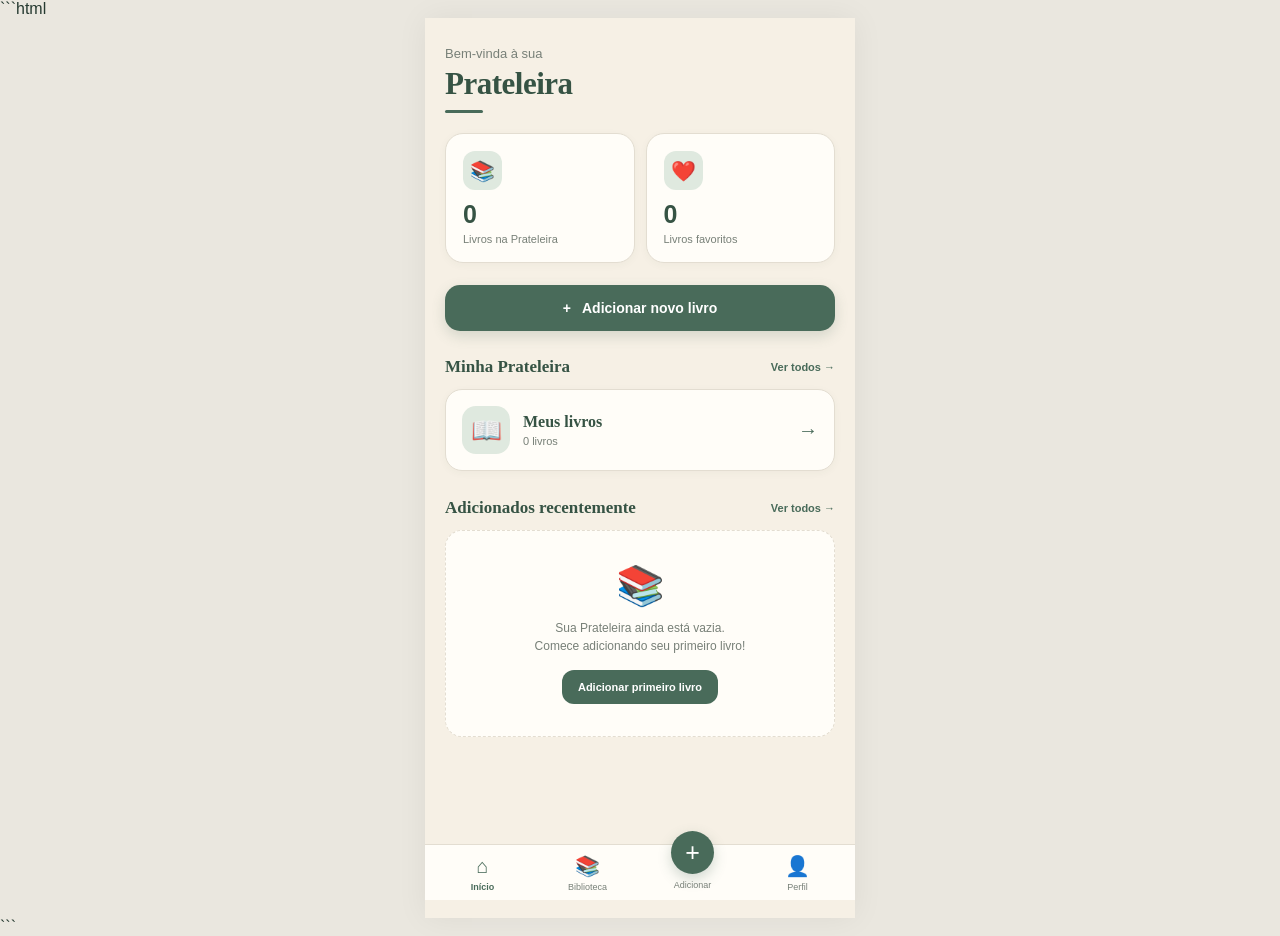
<file: index.html>
```html
<!DOCTYPE html>
<html lang="pt-BR">

<head>

    <meta charset="UTF-8">

    <meta
        name="viewport"
        content="width=device-width, initial-scale=1.0"
    >

    <title>Prateleira</title>


    <style>

        /* =========================
           CONFIGURAÇÕES GERAIS
           ========================= */

        * {
            box-sizing: border-box;
            margin: 0;
            padding: 0;
        }


        :root {

            --creme: #f6f0e5;
            --creme-claro: #fbf8f1;
            --branco: #fffdf8;

            --verde: #496b5a;
            --verde-escuro: #365344;
            --verde-claro: #dfe9df;

            --texto: #263a31;
            --texto-suave: #788078;

            --borda: #e3ddd1;

            --dourado: #c7984b;

        }


        body {

            font-family:
                Arial,
                Helvetica,
                sans-serif;

            background: var(--creme);

            color: var(--texto);

            transition:
                background 0.3s,
                color 0.3s;

        }


        .app {

            max-width: 430px;

            margin: auto;

            min-height: 100vh;

            padding-bottom: 105px;

        }


        button {

            font-family: inherit;

        }


        /* =========================
           TOPO
           ========================= */

        .topo {

            padding:
                28px
                20px
                18px;

        }


        .saudacao {

            color: var(--texto-suave);

            font-size: 13px;

            margin-bottom: 5px;

        }


        .topo h1 {

            font-family: Georgia, "Times New Roman", serif;

            font-size: 31px;

            color: var(--verde-escuro);

            letter-spacing: -0.5px;

        }


        .topo h1::after {

            content: "";

            display: block;

            width: 38px;

            height: 3px;

            background: var(--verde);

            border-radius: 5px;

            margin-top: 8px;

        }


        /* =========================
           RESUMO
           ========================= */

        .resumo {

            display: grid;

            grid-template-columns:
                1fr
                1fr;

            gap: 11px;

            margin:
                2px
                20px
                22px;

        }


        .card {

            background: var(--branco);

            border:
                1px solid
                var(--borda);

            border-radius: 18px;

            padding: 17px;

            box-shadow:
                0 2px 8px
                rgba(58, 73, 62, 0.04);

            transition:
                background 0.3s,
                border-color 0.3s;

        }


        .card-icone {

            width: 39px;

            height: 39px;

            display: flex;

            align-items: center;

            justify-content: center;

            background: var(--verde-claro);

            border-radius: 12px;

            font-size: 20px;

            margin-bottom: 10px;

        }


        .card-numero {

            display: block;

            font-size: 25px;

            font-weight: bold;

            color: var(--verde-escuro);

            margin-bottom: 4px;

        }


        .card-texto {

            color: var(--texto-suave);

            font-size: 11px;

        }


        /* =========================
           BOTÃO ADICIONAR
           ========================= */

        .botao-adicionar {

            margin:
                0
                20px
                26px;

            width:
                calc(100% - 40px);

            border: none;

            border-radius: 15px;

            background: var(--verde);

            color: white;

            padding: 15px;

            font-size: 14px;

            font-weight: bold;

            cursor: pointer;

            box-shadow:
                0 5px 14px
                rgba(73, 107, 90, 0.20);

            transition:
                background 0.2s,
                transform 0.2s;

        }


        .botao-adicionar:active {

            transform: scale(0.98);

        }


        /* =========================
           TÍTULOS DAS SEÇÕES
           ========================= */

        .titulo-secao {

            display: flex;

            justify-content:
                space-between;

            align-items:
                center;

            margin:
                0
                20px
                12px;

        }


        .titulo-secao strong {

            font-family:
                Georgia,
                "Times New Roman",
                serif;

            font-size: 17px;

            color: var(--verde-escuro);

        }


        .ver-todos {

            border: none;

            background: transparent;

            color: var(--verde);

            font-size: 11px;

            font-weight: bold;

            cursor: pointer;

        }


        /* =========================
           CATEGORIA LIVROS
           ========================= */

        .categorias {

            margin:
                0
                20px
                27px;

        }


        .categoria {

            background: var(--branco);

            border:
                1px solid
                var(--borda);

            border-radius: 17px;

            padding: 16px;

            display: flex;

            align-items: center;

            gap: 13px;

            cursor: pointer;

            box-shadow:
                0 2px 8px
                rgba(58, 73, 62, 0.04);

            transition:
                background 0.3s,
                border-color 0.3s,
                transform 0.2s;

        }


        .categoria:active {

            transform: scale(0.99);

        }


        .categoria-icone {

            width: 48px;

            height: 48px;

            border-radius: 14px;

            background: var(--verde-claro);

            display: flex;

            align-items: center;

            justify-content: center;

            font-size: 25px;

            flex-shrink: 0;

        }


        .categoria-info {

            flex: 1;

        }


        .categoria strong {

            display: block;

            font-family:
                Georgia,
                "Times New Roman",
                serif;

            font-size: 16px;

            color: var(--verde-escuro);

            margin-bottom: 4px;

        }


        .categoria small {

            color: var(--texto-suave);

            font-size: 11px;

        }


        .categoria-seta {

            color: var(--verde);

            font-size: 20px;

        }


        /* =========================
           RECENTES
           ========================= */

        .recentes {

            margin:
                0
                20px;

        }


        .item {

            display: flex;

            align-items: center;

            gap: 13px;

            background: var(--branco);

            border:
                1px solid
                var(--borda);

            border-radius: 16px;

            padding: 10px;

            margin-bottom: 10px;

            cursor: pointer;

            box-shadow:
                0 2px 7px
                rgba(58, 73, 62, 0.035);

            transition:
                background 0.3s,
                border-color 0.3s,
                transform 0.2s;

        }


        .item:active {

            transform: scale(0.99);

        }


        .capa {

            width: 52px;

            height: 70px;

            border-radius: 8px;

            background: var(--verde-claro);

            display: flex;

            align-items: center;

            justify-content: center;

            flex-shrink: 0;

            overflow: hidden;

            font-size: 24px;

        }


        .capa img {

            width: 100%;

            height: 100%;

            object-fit: cover;

        }


        .item-info {

            flex: 1;

            min-width: 0;

        }


        .item-titulo {

            font-family:
                Georgia,
                "Times New Roman",
                serif;

            font-size: 14px;

            font-weight: bold;

            color: var(--texto);

            margin-bottom: 5px;

            white-space: nowrap;

            overflow: hidden;

            text-overflow: ellipsis;

        }


        .item-tipo {

            color: var(--texto-suave);

            font-size: 10px;

            margin-bottom: 5px;

        }


        .item-leitura {

            color: var(--verde);

            font-size: 10px;

            margin-bottom: 4px;

            font-weight: bold;

        }


        .item-estrelas {

            color: var(--dourado);

            font-size: 13px;

            letter-spacing: 1px;

        }


        /* =========================
           ESTADO VAZIO
           ========================= */

        .vazio {

            background: var(--branco);

            border:
                1px dashed
                var(--borda);

            border-radius: 17px;

            padding:
                32px
                18px;

            text-align: center;

            color: var(--texto-suave);

        }


        .vazio span {

            display: block;

            font-size: 39px;

            margin-bottom: 10px;

        }


        .vazio p {

            font-size: 12px;

            line-height: 1.5;

            margin-bottom: 15px;

        }


        .vazio button {

            border: none;

            background: var(--verde);

            color: white;

            border-radius: 12px;

            padding:
                11px
                16px;

            font-size: 11px;

            font-weight: bold;

            cursor: pointer;

        }


        /* =========================
           NAVEGAÇÃO
           ========================= */

        .navegacao {

            position: fixed;

            bottom: 0;

            left: 50%;

            transform:
                translateX(-50%);

            width: 100%;

            max-width: 430px;

            background: var(--branco);

            border-top:
                1px solid
                var(--borda);

            display: grid;

            grid-template-columns:
                repeat(4, 1fr);

            padding:
                9px
                5px
                8px;

            z-index: 100;

            transition:
                background 0.3s,
                border-color 0.3s;

        }


        .nav-item {

            border: none;

            background: transparent;

            color: var(--texto-suave);

            cursor: pointer;

            display: flex;

            flex-direction: column;

            align-items: center;

            justify-content: center;

            gap: 4px;

        }


        .nav-item span {

            font-size: 20px;

        }


        .nav-item small {

            font-size: 9px;

        }


        .nav-item.ativo {

            color: var(--verde);

            font-weight: bold;

        }


        /* =========================
           BOTÃO CENTRAL +
           ========================= */

        .nav-item.adicionar span {

            width: 43px;

            height: 43px;

            margin-top: -25px;

            border-radius: 50%;

            background: var(--verde);

            color: white;

            display: flex;

            align-items: center;

            justify-content: center;

            font-size: 25px;

            box-shadow:
                0 5px 13px
                rgba(73, 107, 90, 0.25);

        }


        .nav-item.adicionar small {

            margin-top: 2px;

        }


        /* =========================
           MODO ESCURO
           ========================= */

        body.modo-escuro {

            --creme: #17211c;

            --creme-claro: #1c2822;

            --branco: #202c26;

            --verde: #91b39a;

            --verde-escuro: #b6cfbb;

            --verde-claro: #2d4034;

            --texto: #edf2ed;

            --texto-suave: #aab6ad;

            --borda: #34453a;

            --dourado: #d7ad62;

            background: var(--creme);

            color: var(--texto);

        }


        body.modo-escuro .topo h1 {

            color: var(--verde-escuro);

        }


        body.modo-escuro .topo h1::after {

            background: var(--verde);

        }


        body.modo-escuro .card-numero {

            color: var(--verde-escuro);

        }


        body.modo-escuro .titulo-secao strong {

            color: var(--verde-escuro);

        }


        body.modo-escuro .categoria strong {

            color: var(--verde-escuro);

        }


        body.modo-escuro .item-titulo {

            color: var(--texto);

        }


        body.modo-escuro .item-leitura {

            color: var(--verde);

        }


        body.modo-escuro .ver-todos {

            color: var(--verde);

        }


        /* =========================
           TELAS MAIORES
           ========================= */

        @media (min-width: 431px) {

            body {

                background: #eae7df;

            }

            body.modo-escuro {

                background: #111813;

            }

            .app {

                background: var(--creme);

                box-shadow:
                    0 0 30px
                    rgba(0, 0, 0, 0.06);

            }

        }

    </style>

</head>


<body>


<div class="app">


    <!-- =========================
         TOPO
         ========================= -->

    <header class="topo">

        <div class="saudacao">
            Bem-vinda à sua
        </div>

        <h1>
            Prateleira
        </h1>

    </header>


    <!-- =========================
         RESUMO
         ========================= -->

    <section class="resumo">


        <div class="card">

            <div class="card-icone">
                📚
            </div>

            <span
                class="card-numero"
                id="total"
            >
                0
            </span>

            <span class="card-texto">
                Livros na Prateleira
            </span>

        </div>


        <div class="card">

            <div class="card-icone">
                ❤️
            </div>

            <span
                class="card-numero"
                id="favoritos"
            >
                0
            </span>

            <span class="card-texto">
                Livros favoritos
            </span>

        </div>


    </section>


    <!-- =========================
         ADICIONAR
         ========================= -->

    <button
        class="botao-adicionar"
        onclick="location.href='novo.html'"
    >
        + &nbsp; Adicionar novo livro
    </button>


    <!-- =========================
         MINHA PRATELEIRA
         ========================= -->

    <div class="titulo-secao">

        <strong>
            Minha Prateleira
        </strong>

        <button
            class="ver-todos"
            onclick="location.href='biblioteca.html'"
        >
            Ver todos →
        </button>

    </div>


    <div class="categorias">


        <div
            class="categoria"
            onclick="abrirBiblioteca()"
        >

            <div class="categoria-icone">
                📖
            </div>

            <div class="categoria-info">

                <strong>
                    Meus livros
                </strong>

                <small id="livros">
                    0 livros
                </small>

            </div>

            <div class="categoria-seta">
                →
            </div>

        </div>


    </div>


    <!-- =========================
         RECENTES
         ========================= -->

    <div class="titulo-secao">

        <strong>
            Adicionados recentemente
        </strong>

        <button
            class="ver-todos"
            onclick="location.href='biblioteca.html'"
        >
            Ver todos →
        </button>

    </div>


    <div
        class="recentes"
        id="recentes"
    >

    </div>


</div>


<!-- =========================
     NAVEGAÇÃO
     ========================= -->

<nav class="navegacao">


    <button
        class="nav-item ativo"
        onclick="location.href='index.html'"
    >

        <span>
            ⌂
        </span>

        <small>
            Início
        </small>

    </button>


    <button
        class="nav-item"
        onclick="location.href='biblioteca.html'"
    >

        <span>
            📚
        </span>

        <small>
            Biblioteca
        </small>

    </button>


    <button
        class="nav-item adicionar"
        onclick="location.href='novo.html'"
    >

        <span>
            +
        </span>

        <small>
            Adicionar
        </small>

    </button>


    <button
        class="nav-item"
        onclick="location.href='perfil.html'"
    >

        <span>
            👤
        </span>

        <small>
            Perfil
        </small>

    </button>


</nav>


<script>


/* =========================
   MODO GLOBAL
   =========================

   O modo é escolhido na página
   Perfil e salvo no localStorage.
   ========================= */

function aplicarModo() {

    const modo =
        localStorage.getItem(
            "modoPrateleira"
        ) || "claro";


    if (modo === "escuro") {

        document.body.classList.add(
            "modo-escuro"
        );

    } else {

        document.body.classList.remove(
            "modo-escuro"
        );

    }

}


aplicarModo();


/* =========================
   ACERVO
   ========================= */

let acervo = [];


try {

    acervo =
        JSON.parse(
            localStorage.getItem(
                "acervo"
            )
        ) || [];

} catch (erro) {

    console.error(
        "Erro ao carregar a Prateleira:",
        erro
    );

    acervo = [];

}


/* =========================
   CONSIDERAR APENAS LIVROS
   ========================= */

const livrosAcervo =
    acervo.filter(function(item) {

        return item.tipo === "Livro";

    });


/* =========================
   FAVORITOS
   ========================= */

let favoritos = 0;


livrosAcervo.forEach(function(item) {

    if (item.favorito === true) {

        favoritos++;

    }

});


/* =========================
   MOSTRAR CONTADORES
   ========================= */

document.getElementById(
    "total"
).textContent =
    livrosAcervo.length;


document.getElementById(
    "favoritos"
).textContent =
    favoritos;


document.getElementById(
    "livros"
).textContent =
    livrosAcervo.length +
    (
        livrosAcervo.length === 1
            ? " livro"
            : " livros"
    );


/* =========================
   RECENTES
   ========================= */

const recentes =
    document.getElementById(
        "recentes"
    );


if (livrosAcervo.length === 0) {


    recentes.innerHTML = `

        <div class="vazio">

            <span>
                📚
            </span>

            <p>
                Sua Prateleira ainda está vazia.
                <br>
                Comece adicionando seu primeiro livro!
            </p>

            <button
                onclick="location.href='novo.html'"
            >
                Adicionar primeiro livro
            </button>

        </div>

    `;


} else {


    /*
        Mostra os últimos 5 livros.
        O mais recente aparece primeiro.
    */

    const ultimos =
        livrosAcervo
            .slice()
            .reverse()
            .slice(0, 5);


    ultimos.forEach(function(item) {


        const div =
            document.createElement(
                "div"
            );


        div.className =
            "item";


        div.onclick =
            function() {


                /*
                    Encontramos o índice
                    original dentro do acervo
                    completo para manter a
                    compatibilidade com
                    detalhes.html.
                */

                const indice =
                    acervo.indexOf(item);


                localStorage.setItem(
                    "itemSelecionado",
                    indice
                );


                location.href =
                    "detalhes.html";

            };


        /* =========================
           CAPA
           ========================= */

        const capa =
            document.createElement(
                "div"
            );


        capa.className =
            "capa";


        if (item.capa) {


            const img =
                document.createElement(
                    "img"
                );


            img.src =
                item.capa;


            img.alt =
                "Capa de " +
                (
                    item.titulo ||
                    "livro"
                );


            capa.appendChild(
                img
            );


        } else {


            const span =
                document.createElement(
                    "span"
                );


            span.textContent =
                "📖";


            capa.appendChild(
                span
            );

        }


        /* =========================
           INFORMAÇÕES
           ========================= */

        const info =
            document.createElement(
                "div"
            );


        info.className =
            "item-info";


        /* TÍTULO */

        const titulo =
            document.createElement(
                "div"
            );


        titulo.className =
            "item-titulo";


        titulo.textContent =
            item.titulo ||
            "Sem título";


        info.appendChild(
            titulo
        );


        /* TIPO */

        const tipo =
            document.createElement(
                "div"
            );


        tipo.className =
            "item-tipo";


        tipo.textContent =
            "Livro";


        info.appendChild(
            tipo
        );


        /* =========================
           LEITURA
           ========================= */

        const numeroLeitura =
            item.leituraNumero ||
            item.leitura ||
            item.numeroLeitura;


        let textoLeitura =
            "";


        if (numeroLeitura) {

            textoLeitura =
                "Leitura #" +
                numeroLeitura;

        }


        if (item.mesLeitura) {


            if (textoLeitura) {

                textoLeitura +=
                    " • " +
                    item.mesLeitura;

            } else {

                textoLeitura =
                    item.mesLeitura;

            }

        }


        if (textoLeitura) {


            const leitura =
                document.createElement(
                    "div"
                );


            leitura.className =
                "item-leitura";


            leitura.textContent =
                textoLeitura;


            info.appendChild(
                leitura
            );

        }


        /* =========================
           ESTRELAS
           ========================= */

        const estrelas =
            document.createElement(
                "div"
            );


        estrelas.className =
            "item-estrelas";


        const nota =
            Number(item.nota) || 0;


        if (nota > 0) {

            const notaLimitada =
                Math.min(
                    Math.max(
                        Math.round(nota),
                        0
                    ),
                    5
                );


            estrelas.textContent =
                "★".repeat(
                    notaLimitada
                ) +
                "☆".repeat(
                    5 - notaLimitada
                );

        }


        info.appendChild(
            estrelas
        );


        /* =========================
           MONTAR ITEM
           ========================= */

        div.appendChild(
            capa
        );


        div.appendChild(
            info
        );


        recentes.appendChild(
            div
        );

    });

}


/* =========================
   ABRIR BIBLIOTECA
   ========================= */

function abrirBiblioteca() {

    /*
        Não precisamos mais de filtro
        por tipo porque a Prateleira
        trabalha somente com livros.
    */

    location.href =
        "biblioteca.html";

}


</script>


</body>

</html>
```
</file>
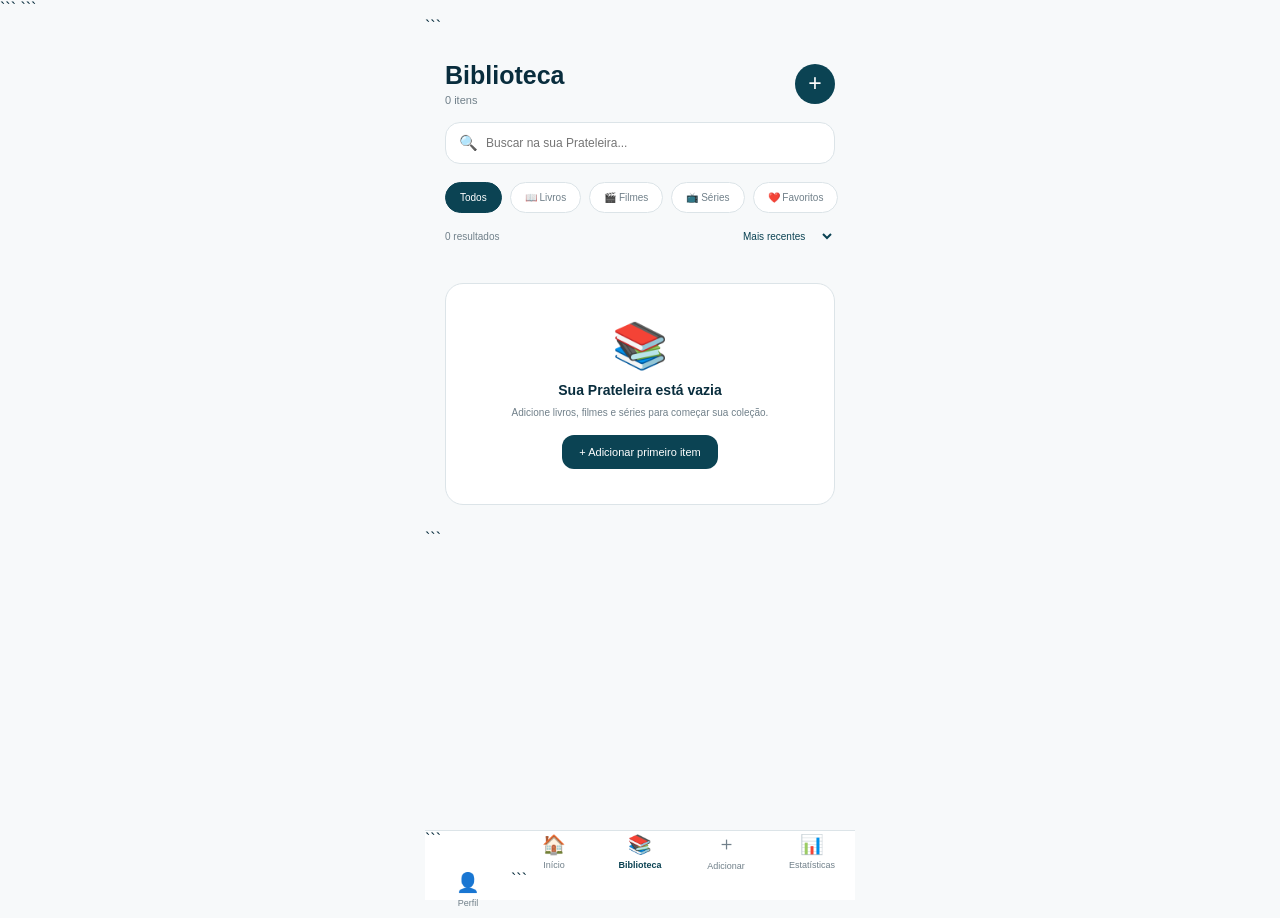
<file: biblioteca.html>
<!DOCTYPE html>

<html lang="pt-BR">

<head>

```
<meta charset="UTF-8">

<meta
    name="viewport"
    content="width=device-width, initial-scale=1.0"
>

<title>Biblioteca - Prateleira</title>

<style>

    * {
        box-sizing: border-box;
        margin: 0;
        padding: 0;
    }

    body {
        font-family: Arial, Helvetica, sans-serif;
        background: #f7f9fa;
        color: #092d3d;
        transition: 0.2s;
    }

    .app {
        max-width: 430px;
        margin: auto;
        min-height: 100vh;
        padding-bottom: 90px;
    }

    /* =========================
       TOPO
    ========================= */

    .topo {
        padding: 25px 20px 15px;
    }

    .topo-linha {
        display: flex;
        align-items: center;
        justify-content: space-between;
        margin-bottom: 16px;
    }

    .topo h1 {
        font-size: 25px;
    }

    .contador {
        color: #71808a;
        font-size: 11px;
        margin-top: 4px;
    }

    .botao-adicionar {
        width: 40px;
        height: 40px;
        border: none;
        border-radius: 50%;
        background: #0b4353;
        color: white;
        font-size: 23px;
        cursor: pointer;
    }

    /* =========================
       BUSCA
    ========================= */

    .busca {
        position: relative;
    }

    .busca input {
        width: 100%;
        border: 1px solid #dce4e8;
        background: white;
        border-radius: 15px;
        padding: 13px 14px 13px 40px;
        font-size: 12px;
        color: #092d3d;
        outline: none;
    }

    .busca input:focus {
        border-color: #0b4353;
    }

    .icone-busca {
        position: absolute;
        left: 14px;
        top: 12px;
        font-size: 15px;
        color: #71808a;
    }

    /* =========================
       FILTROS
    ========================= */

    .filtros {
        display: flex;
        gap: 8px;
        overflow-x: auto;
        padding: 3px 20px 5px;
        margin-bottom: 12px;
    }

    .filtros::-webkit-scrollbar {
        display: none;
    }

    .filtro {
        flex-shrink: 0;
        border: 1px solid #dce4e8;
        background: white;
        color: #71808a;
        border-radius: 20px;
        padding: 9px 14px;
        font-size: 10px;
        cursor: pointer;
    }

    .filtro.ativo {
        background: #0b4353;
        color: white;
        border-color: #0b4353;
    }

    /* =========================
       ORGANIZAÇÃO
    ========================= */

    .barra-organizacao {
        display: flex;
        justify-content: space-between;
        align-items: center;
        padding: 0 20px 15px;
    }

    .resultado {
        color: #71808a;
        font-size: 10px;
    }

    .ordenacao {
        border: none;
        background: transparent;
        color: #0b4353;
        font-size: 10px;
        outline: none;
        cursor: pointer;
    }

    /* =========================
       GRID
    ========================= */

    .lista {
        display: grid;
        grid-template-columns: 1fr 1fr;
        gap: 12px;
        padding: 0 20px;
    }

    /* =========================
       CARD
    ========================= */

    .card {
        background: white;
        border: 1px solid #dce4e8;
        border-radius: 17px;
        overflow: hidden;
        cursor: pointer;
        position: relative;
        transition: 0.15s;
    }

    .card:active {
        transform: scale(0.98);
    }

    .capa {
        width: 100%;
        height: 210px;
        background: #e8f2f0;
        display: flex;
        align-items: center;
        justify-content: center;
        font-size: 48px;
        overflow: hidden;
    }

    .capa img {
        width: 100%;
        height: 100%;
        object-fit: cover;
    }

    .favorito {
        position: absolute;
        right: 8px;
        top: 8px;
        width: 29px;
        height: 29px;
        border-radius: 50%;
        border: none;
        background: rgba(255,255,255,0.92);
        font-size: 15px;
        cursor: pointer;
        z-index: 2;
    }

    .informacoes {
        padding: 11px;
    }

    .tipo-card {
        color: #71808a;
        font-size: 8px;
        text-transform: uppercase;
        margin-bottom: 4px;
    }

    .titulo-card {
        font-size: 12px;
        font-weight: bold;
        white-space: nowrap;
        overflow: hidden;
        text-overflow: ellipsis;
        margin-bottom: 5px;
    }

    .autor-card {
        color: #71808a;
        font-size: 9px;
        white-space: nowrap;
        overflow: hidden;
        text-overflow: ellipsis;
        margin-bottom: 7px;
    }

    .rodape-card {
        display: flex;
        justify-content: space-between;
        align-items: center;
    }

    .estrelas {
        color: #eca72c;
        font-size: 10px;
        letter-spacing: 0;
    }

    .status {
        font-size: 8px;
        padding: 4px 6px;
        border-radius: 8px;
        background: #eef3f4;
        color: #52707a;
    }

    /* =========================
       VAZIO
    ========================= */

    .vazio {
        display: none;
        margin: 25px 20px;
        background: white;
        border: 1px solid #dce4e8;
        border-radius: 18px;
        padding: 35px 20px;
        text-align: center;
    }

    .vazio-icone {
        font-size: 45px;
        margin-bottom: 10px;
    }

    .vazio strong {
        display: block;
        font-size: 14px;
        margin-bottom: 7px;
    }

    .vazio p {
        color: #71808a;
        font-size: 10px;
        line-height: 1.5;
        margin-bottom: 15px;
    }

    .vazio button {
        border: none;
        background: #0b4353;
        color: white;
        border-radius: 12px;
        padding: 11px 17px;
        font-size: 11px;
        cursor: pointer;
    }

    /* =========================
       MENU INFERIOR
    ========================= */

    .menu {
        position: fixed;
        bottom: 0;
        left: 50%;
        transform: translateX(-50%);
        width: min(430px, 100%);
        height: 70px;
        background: white;
        border-top: 1px solid #dce4e8;
        display: grid;
        grid-template-columns: repeat(5, 1fr);
        z-index: 10;
    }

    .menu button {
        border: none;
        background: transparent;
        color: #71808a;
        font-size: 9px;
        cursor: pointer;
    }

    .menu button span {
        display: block;
        font-size: 19px;
        margin-bottom: 4px;
    }

    .menu button.ativo {
        color: #0b4353;
        font-weight: bold;
    }

    /* =========================
       MODO ESCURO
    ========================= */

    body.modo-escuro {
        background: #10191d;
        color: #edf4f5;
    }

    body.modo-escuro .contador,
    body.modo-escuro .resultado,
    body.modo-escuro .tipo-card,
    body.modo-escuro .autor-card {
        color: #9eafb5;
    }

    body.modo-escuro .busca input {
        background: #18252a;
        border-color: #2b3b40;
        color: #edf4f5;
    }

    body.modo-escuro .busca input::placeholder {
        color: #8d9da2;
    }

    body.modo-escuro .filtro {
        background: #18252a;
        border-color: #2b3b40;
        color: #aab8bd;
    }

    body.modo-escuro .filtro.ativo {
        background: #0b4353;
        color: white;
        border-color: #0b4353;
    }

    body.modo-escuro .ordenacao {
        color: #7fb1c0;
    }

    body.modo-escuro .card {
        background: #18252a;
        border-color: #2b3b40;
    }

    body.modo-escuro .capa {
        background: #223238;
    }

    body.modo-escuro .status {
        background: #26363b;
        color: #aab8bd;
    }

    body.modo-escuro .vazio {
        background: #18252a;
        border-color: #2b3b40;
    }

    body.modo-escuro .vazio p {
        color: #9eafb5;
    }

    body.modo-escuro .menu {
        background: #151f23;
        border-top-color: #2b3b40;
    }

    body.modo-escuro .menu button {
        color: #9eafb5;
    }

    body.modo-escuro .menu button.ativo {
        color: #7fb1c0;
    }

    /* =========================
       RESPONSIVO
    ========================= */

    @media (max-width: 350px) {

        .lista {
            grid-template-columns: 1fr 1fr;
            gap: 8px;
        }

        .capa {
            height: 175px;
        }

    }

</style>
```

</head>

<body>

<div class="app">

```
<header class="topo">

    <div class="topo-linha">

        <div>

            <h1>
                Biblioteca
            </h1>

            <div
                class="contador"
                id="contador"
            >
                0 itens
            </div>

        </div>

        <button
            class="botao-adicionar"
            onclick="novoItem()"
        >
            +
        </button>

    </div>

    <div class="busca">

        <span class="icone-busca">
            🔍
        </span>

        <input
            type="text"
            id="busca"
            placeholder="Buscar na sua Prateleira..."
            oninput="renderizar()"
        >

    </div>

</header>

<div class="filtros">

    <button
        class="filtro ativo"
        data-filtro="Todos"
        onclick="selecionarFiltro('Todos', this)"
    >
        Todos
    </button>

    <button
        class="filtro"
        data-filtro="Livro"
        onclick="selecionarFiltro('Livro', this)"
    >
        📖 Livros
    </button>

    <button
        class="filtro"
        data-filtro="Filme"
        onclick="selecionarFiltro('Filme', this)"
    >
        🎬 Filmes
    </button>

    <button
        class="filtro"
        data-filtro="Série"
        onclick="selecionarFiltro('Série', this)"
    >
        📺 Séries
    </button>

    <button
        class="filtro"
        data-filtro="Favoritos"
        onclick="selecionarFiltro('Favoritos', this)"
    >
        ❤️ Favoritos
    </button>

</div>

<div class="barra-organizacao">

    <span
        class="resultado"
        id="resultado"
    >
        0 resultados
    </span>

    <select
        class="ordenacao"
        id="ordenacao"
        onchange="renderizar()"
    >

        <option value="recentes">
            Mais recentes
        </option>

        <option value="az">
            A → Z
        </option>

        <option value="za">
            Z → A
        </option>

        <option value="nota">
            Melhor avaliação
        </option>

    </select>

</div>

<div
    class="lista"
    id="lista"
></div>

<div
    class="vazio"
    id="vazio"
>

    <div class="vazio-icone">
        📚
    </div>

    <strong id="tituloVazio">
        Sua Prateleira está vazia
    </strong>

    <p id="textoVazio">
        Adicione livros, filmes e séries
        para começar sua coleção.
    </p>

    <button
        onclick="novoItem()"
    >
        + Adicionar primeiro item
    </button>

</div>
```

</div>

<nav class="menu">

```
<button
    onclick="location.href='index.html'"
>

    <span>
        🏠
    </span>

    Início

</button>

<button
    class="ativo"
    onclick="location.href='biblioteca.html'"
>

    <span>
        📚
    </span>

    Biblioteca

</button>

<button
    onclick="novoItem()"
>

    <span>
        ＋
    </span>

    Adicionar

</button>

<button
    onclick="location.href='estatisticas.html'"
>

    <span>
        📊
    </span>

    Estatísticas

</button>

<button
    onclick="location.href='perfil.html'"
>

    <span>
        👤
    </span>

    Perfil

</button>
```

</nav>

<script>

/* =========================
   MODO GLOBAL
========================= */

function aplicarModo() {

    const modo =
        localStorage.getItem("modoPrateleira") || "claro";

    if (modo === "escuro") {

        document.body.classList.add(
            "modo-escuro"
        );

    } else {

        document.body.classList.remove(
            "modo-escuro"
        );

    }

}

/* =========================
   DADOS
========================= */

let acervo = [];

try {

    acervo =
        JSON.parse(
            localStorage.getItem("acervo")
        ) || [];

} catch (erro) {

    acervo = [];

}

let filtroAtual =
    "Todos";

/* =========================
   FILTRO
========================= */

function selecionarFiltro(
    filtro,
    botao
) {

    filtroAtual =
        filtro;

    document
        .querySelectorAll(".filtro")
        .forEach(
            function(item) {

                item.classList.remove(
                    "ativo"
                );

            }
        );

    botao.classList.add(
        "ativo"
    );

    renderizar();

}

/* =========================
   RENDERIZAR
========================= */

function renderizar() {

    try {

        acervo =
            JSON.parse(
                localStorage.getItem("acervo")
            ) || [];

    } catch (erro) {

        acervo = [];

    }

    const busca =
        document
            .getElementById("busca")
            .value
            .toLowerCase()
            .trim();

    let itens =
        acervo.map(
            function(item, indice) {

                return {
                    ...item,
                    indice: indice
                };

            }
        );

    if (
        filtroAtual !==
        "Todos"
    ) {

        if (
            filtroAtual ===
            "Favoritos"
        ) {

            itens =
                itens.filter(
                    function(item) {

                        return item.favorito === true;

                    }
                );

        } else {

            itens =
                itens.filter(
                    function(item) {

                        return item.tipo ===
                            filtroAtual;

                    }
                );

        }

    }

    if (busca) {

        itens =
            itens.filter(
                function(item) {

                    const titulo =
                        (
                            item.titulo || ""
                        ).toLowerCase();

                    const autor =
                        (
                            item.autor || ""
                        ).toLowerCase();

                    const genero =
                        (
                            item.genero || ""
                        ).toLowerCase();

                    return (
                        titulo.includes(
                            busca
                        ) ||

                        autor.includes(
                            busca
                        ) ||

                        genero.includes(
                            busca
                        )
                    );

                }
            );

    }

    const ordenacao =
        document
            .getElementById("ordenacao")
            .value;

    if (
        ordenacao ===
        "az"
    ) {

        itens.sort(
            function(a, b) {

                return (
                    a.titulo || ""
                ).localeCompare(
                    b.titulo || ""
                );

            }
        );

    }

    if (
        ordenacao ===
        "za"
    ) {

        itens.sort(
            function(a, b) {

                return (
                    b.titulo || ""
                ).localeCompare(
                    a.titulo || ""
                );

            }
        );

    }

    if (
        ordenacao ===
        "nota"
    ) {

        itens.sort(
            function(a, b) {

                return (
                    Number(b.nota) || 0
                ) -
                (
                    Number(a.nota) || 0
                );

            }
        );

    }

    if (
        ordenacao ===
        "recentes"
    ) {

        itens.sort(
            function(a, b) {

                return b.indice -
                    a.indice;

            }
        );

    }

    document.getElementById(
        "contador"
    ).textContent =

        acervo.length +
        (
            acervo.length === 1
                ? " item"
                : " itens"
        );

    document.getElementById(
        "resultado"
    ).textContent =

        itens.length +
        (
            itens.length === 1
                ? " resultado"
                : " resultados"
        );

    const lista =
        document.getElementById(
            "lista"
        );

    lista.innerHTML =
        "";

    if (
        itens.length === 0
    ) {

        lista.style.display =
            "none";

        mostrarVazio();

        return;

    }

    lista.style.display =
        "grid";

    document.getElementById(
        "vazio"
    ).style.display =
        "none";

    itens.forEach(
        function(item) {

            lista.appendChild(
                criarCard(item)
            );

        }
    );

}

/* =========================
   CRIAR CARD
========================= */

function criarCard(
    item
) {

    const card =
        document.createElement(
            "div"
        );

    card.className =
        "card";

    card.onclick =
        function() {

            abrirDetalhes(
                item.indice
            );

        };

    let icone =
        "📖";

    if (
        item.tipo ===
        "Filme"
    ) {

        icone =
            "🎬";

    }

    if (
        item.tipo ===
        "Série"
    ) {

        icone =
            "📺";

    }

    if (
        item.capa
    ) {

        const imagem =
            document.createElement(
                "img"
            );

        imagem.src =
            item.capa;

        imagem.alt =
            item.titulo ||
            "Capa";

        const areaCapa =
            document.createElement(
                "div"
            );

        areaCapa.className =
            "capa";

        areaCapa.appendChild(
            imagem
        );

        card.appendChild(
            areaCapa
        );

    } else {

        const areaCapa =
            document.createElement(
                "div"
            );

        areaCapa.className =
            "capa";

        const span =
            document.createElement(
                "span"
            );

        span.textContent =
            icone;

        areaCapa.appendChild(
            span
        );

        card.appendChild(
            areaCapa
        );

    }

    const nota =
        Number(item.nota) || 0;

    const estrelas =
        nota > 0
            ? "★".repeat(nota)
                + "☆".repeat(5 - nota)
            : "☆☆☆☆☆";

    let status =
        "Quero ver";

    if (
        item.status ===
        "andamento"
    ) {

        status =
            "Em andamento";

    }

    if (
        item.status ===
        "concluido"
    ) {

        status =
            "Concluído";

    }

    const favorito =
        document.createElement(
            "button"
        );

    favorito.className =
        "favorito";

    favorito.title =
        "Favorito";

    favorito.textContent =
        item.favorito === true
            ? "❤️"
            : "♡";

    favorito.onclick =
        function(event) {

            event.stopPropagation();

            alternarFavorito(
                item.indice
            );

        };

    card.appendChild(
        favorito
    );

    const informacoes =
        document.createElement(
            "div"
        );

    informacoes.className =
        "informacoes";

    const tipo =
        document.createElement(
            "div"
        );

    tipo.className =
        "tipo-card";

    tipo.textContent =
        item.tipo ||
        "Item";

    const titulo =
        document.createElement(
            "div"
        );

    titulo.className =
        "titulo-card";

    titulo.textContent =
        item.titulo ||
        "Sem título";

    const autor =
        document.createElement(
            "div"
        );

    autor.className =
        "autor-card";

    autor.textContent =
        item.autor ||
        "";

    const rodape =
        document.createElement(
            "div"
        );

    rodape.className =
        "rodape-card";

    const estrelasElemento =
        document.createElement(
            "div"
        );

    estrelasElemento.className =
        "estrelas";

    estrelasElemento.textContent =
        estrelas;

    const statusElemento =
        document.createElement(
            "div"
        );

    statusElemento.className =
        "status";

    statusElemento.textContent =
        status;

    rodape.appendChild(
        estrelasElemento
    );

    rodape.appendChild(
        statusElemento
    );

    informacoes.appendChild(
        tipo
    );

    informacoes.appendChild(
        titulo
    );

    informacoes.appendChild(
        autor
    );

    informacoes.appendChild(
        rodape
    );

    card.appendChild(
        informacoes
    );

    return card;

}

/* =========================
   FAVORITO
========================= */

function alternarFavorito(
    indice
) {

    if (
        !acervo[indice]
    ) {

        return;

    }

    acervo[indice].favorito =
        acervo[indice].favorito !== true;

    localStorage.setItem(
        "acervo",
        JSON.stringify(acervo)
    );

    renderizar();

}

/* =========================
   DETALHES
========================= */

function abrirDetalhes(
    indice
) {

    if (
        !acervo[indice]
    ) {

        return;

    }

    localStorage.setItem(
        "itemSelecionado",
        indice
    );

    location.href =
        "detalhes.html";

}

/* =========================
   NOVO ITEM
========================= */

function novoItem() {

    localStorage.removeItem(
        "itemEditando"
    );

    location.href =
        "novo.html";

}

/* =========================
   VAZIO
========================= */

function mostrarVazio() {

    const vazio =
        document.getElementById(
            "vazio"
        );

    vazio.style.display =
        "block";

    const titulo =
        document.getElementById(
            "tituloVazio"
        );

    const texto =
        document.getElementById(
            "textoVazio"
        );

    if (
        filtroAtual !==
            "Todos" ||
        document
            .getElementById("busca")
            .value
            .trim()
    ) {

        titulo.textContent =
            "Nenhum item encontrado";

        texto.textContent =
            "Tente mudar o filtro ou fazer outra busca.";

    } else {

        titulo.textContent =
            "Sua Prateleira está vazia";

        texto.textContent =
            "Adicione livros, filmes e séries para começar sua coleção.";

    }

}

/* =========================
   INICIAR
========================= */

aplicarModo();

renderizar();

</script>

</body>

</html>
</file>
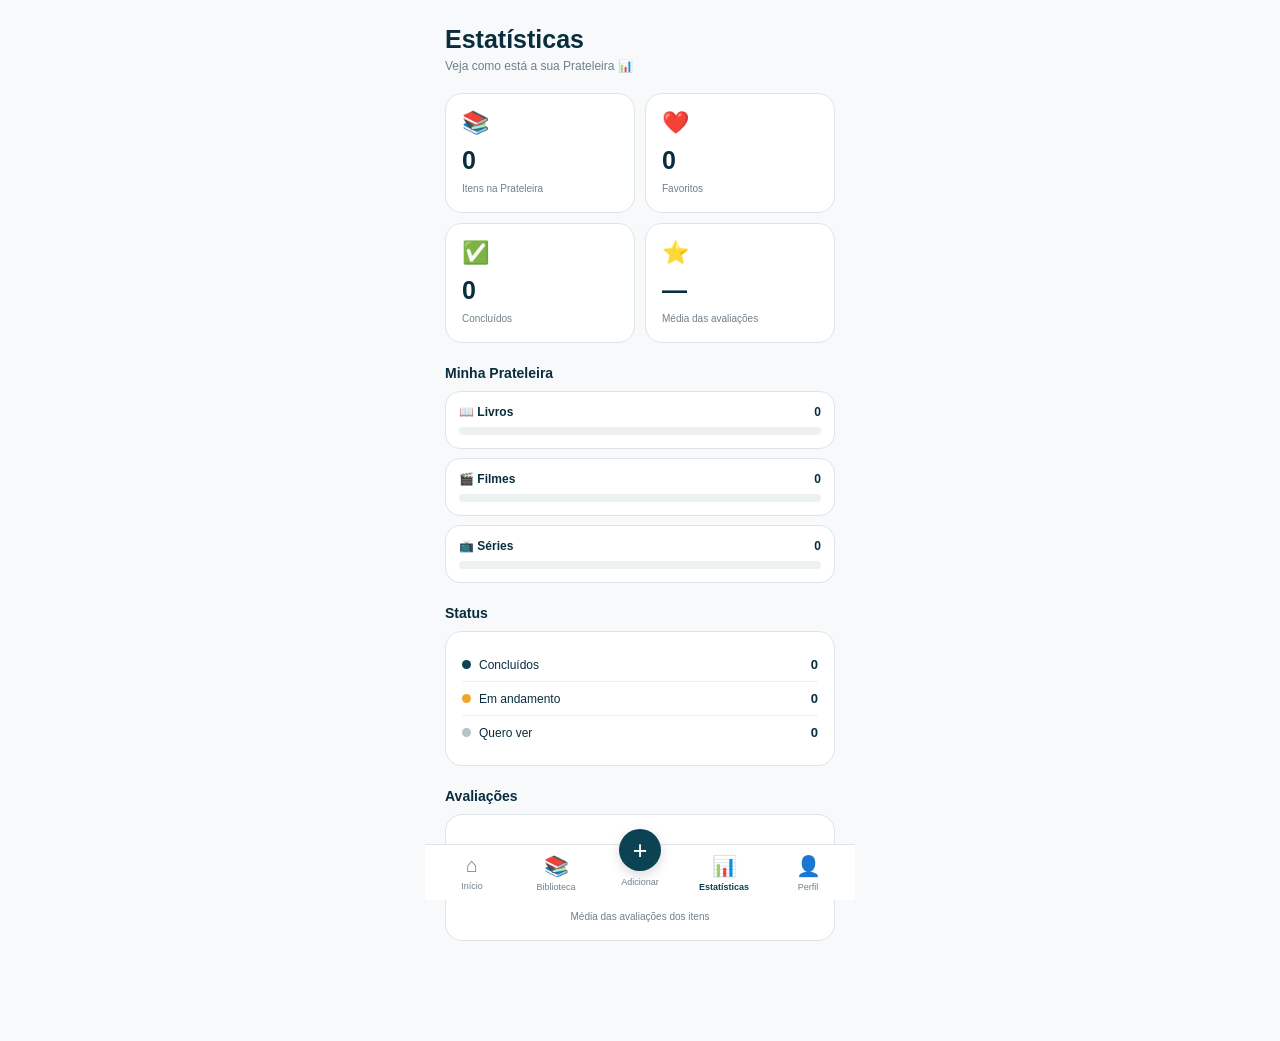
<file: estatisticas.html>
<!DOCTYPE html>
<html lang="pt-BR">
    
<head>

    <meta charset="UTF-8">

    <meta
        name="viewport"
        content="width=device-width, initial-scale=1.0"
    >

    <title>Estatísticas - Prateleira</title>


    <style>

        * {
            box-sizing: border-box;
            margin: 0;
            padding: 0;
        }


        body {
            font-family: Arial, Helvetica, sans-serif;
            background: #f7f9fa;
            color: #092d3d;
            transition: 0.2s;
        }


        .app {
            max-width: 430px;
            margin: auto;
            min-height: 100vh;
            padding-bottom: 100px;
        }


        /* =========================
           TOPO
        ========================= */

        .topo {
            padding: 25px 20px 20px;
        }


        .topo h1 {
            font-size: 25px;
            margin-bottom: 5px;
        }


        .topo p {
            color: #71808a;
            font-size: 12px;
        }


        /* =========================
           RESUMO
        ========================= */

        .resumo {
            display: grid;
            grid-template-columns: 1fr 1fr;
            gap: 10px;
            margin: 0 20px 18px;
        }


        .card-resumo {
            background: white;
            border: 1px solid #dce4e8;
            border-radius: 17px;
            padding: 16px;
        }


        .icone-card {
            font-size: 22px;
            margin-bottom: 10px;
        }


        .numero {
            display: block;
            font-size: 25px;
            font-weight: bold;
            margin-bottom: 3px;
        }


        .texto-card {
            color: #71808a;
            font-size: 10px;
        }


        /* =========================
           SEÇÃO
        ========================= */

        .titulo-secao {
            font-size: 14px;
            font-weight: bold;
            margin: 22px 20px 10px;
        }


        /* =========================
           TIPOS
        ========================= */

        .tipos {
            margin: 0 20px;
        }


        .tipo {
            background: white;
            border: 1px solid #dce4e8;
            border-radius: 15px;
            padding: 13px;
            margin-bottom: 9px;
        }


        .tipo-topo {
            display: flex;
            justify-content: space-between;
            align-items: center;
            margin-bottom: 8px;
        }


        .tipo-nome {
            font-size: 12px;
            font-weight: bold;
        }


        .tipo-total {
            font-size: 12px;
            font-weight: bold;
        }


        .barra {
            width: 100%;
            height: 8px;
            background: #edf1f2;
            border-radius: 10px;
            overflow: hidden;
        }


        .barra-preenchida {
            height: 100%;
            width: 0%;
            background: #0b4353;
            border-radius: 10px;
            transition: width 0.5s;
        }


        /* =========================
           STATUS
        ========================= */

        .status-card {
            margin: 0 20px;
            background: white;
            border: 1px solid #dce4e8;
            border-radius: 17px;
            padding: 16px;
        }


        .status-linha {
            display: flex;
            justify-content: space-between;
            align-items: center;
            padding: 9px 0;
            border-bottom: 1px solid #edf1f2;
        }


        .status-linha:last-child {
            border-bottom: none;
        }


        .status-nome {
            display: flex;
            align-items: center;
            gap: 8px;
            font-size: 12px;
        }


        .bolinha {
            width: 9px;
            height: 9px;
            border-radius: 50%;
            background: #0b4353;
        }


        .bolinha.amarela {
            background: #eca72c;
        }


        .bolinha.cinza {
            background: #b9c3c7;
        }


        .status-numero {
            font-size: 13px;
            font-weight: bold;
        }


        /* =========================
           AVALIAÇÃO
        ========================= */

        .avaliacao-card {
            margin: 0 20px;
            background: white;
            border: 1px solid #dce4e8;
            border-radius: 17px;
            padding: 18px;
            text-align: center;
        }


        .nota-grande {
            font-size: 38px;
            font-weight: bold;
            margin-bottom: 3px;
        }


        .estrelas {
            color: #eca72c;
            font-size: 22px;
            letter-spacing: 2px;
            margin-bottom: 6px;
        }


        .avaliacao-texto {
            color: #71808a;
            font-size: 10px;
        }


        /* =========================
           VAZIO
        ========================= */

        .vazio {
            text-align: center;
            padding: 30px 20px;
            color: #71808a;
        }


        .vazio span {
            display: block;
            font-size: 40px;
            margin-bottom: 10px;
        }


        .vazio p {
            font-size: 12px;
            line-height: 1.5;
        }


        /* =========================
           NAVEGAÇÃO
        ========================= */

        .navegacao {
            position: fixed;
            bottom: 0;
            left: 50%;
            transform: translateX(-50%);
            width: 100%;
            max-width: 430px;
            background: white;
            border-top: 1px solid #dce4e8;
            display: grid;
            grid-template-columns: repeat(5, 1fr);
            padding: 9px 5px 8px;
            z-index: 100;
        }


        .nav-item {
            border: none;
            background: transparent;
            color: #71808a;
            cursor: pointer;
            display: flex;
            flex-direction: column;
            align-items: center;
            gap: 4px;
        }


        .nav-item span {
            font-size: 20px;
        }


        .nav-item small {
            font-size: 9px;
        }


        .nav-item.ativo {
            color: #0b4353;
            font-weight: bold;
        }


        .nav-item.adicionar span {
            width: 42px;
            height: 42px;
            margin-top: -25px;
            border-radius: 50%;
            background: #0b4353;
            color: white;
            display: flex;
            align-items: center;
            justify-content: center;
            font-size: 25px;
            box-shadow: 0 4px 12px rgba(0,0,0,0.15);
        }


        .nav-item.adicionar small {
            margin-top: 2px;
        }


        /* =========================
           MODO ESCURO
        ========================= */

        body.modo-escuro {
            background: #10191d;
            color: #edf4f5;
        }


        body.modo-escuro .topo p,
        body.modo-escuro .texto-card,
        body.modo-escuro .avaliacao-texto,
        body.modo-escuro .vazio {
            color: #9eafb5;
        }


        body.modo-escuro .card-resumo,
        body.modo-escuro .tipo,
        body.modo-escuro .status-card,
        body.modo-escuro .avaliacao-card {
            background: #18252a;
            border-color: #2b3b40;
        }


        body.modo-escuro .barra {
            background: #26363b;
        }


        body.modo-escuro .status-linha {
            border-bottom-color: #2b3b40;
        }


        body.modo-escuro .navegacao {
            background: #151f23;
            border-top-color: #2b3b40;
        }


        body.modo-escuro .nav-item {
            color: #9eafb5;
        }


        body.modo-escuro .nav-item.ativo {
            color: #7fb1c0;
        }


        /* =========================
           RESPONSIVO
        ========================= */

        @media (max-width: 350px) {

            .resumo {
                gap: 8px;
            }

            .card-resumo {
                padding: 13px;
            }

        }

    </style>

</head>


<body>


<div class="app">


    <!-- TOPO -->

    <header class="topo">

        <h1>
            Estatísticas
        </h1>

        <p>
            Veja como está a sua Prateleira 📊
        </p>

    </header>


    <!-- RESUMO -->

    <div
        class="resumo"
        id="resumo"
    >

        <div class="card-resumo">

            <div class="icone-card">
                📚
            </div>

            <span
                class="numero"
                id="total"
            >
                0
            </span>

            <span class="texto-card">
                Itens na Prateleira
            </span>

        </div>


        <div class="card-resumo">

            <div class="icone-card">
                ❤️
            </div>

            <span
                class="numero"
                id="favoritos"
            >
                0
            </span>

            <span class="texto-card">
                Favoritos
            </span>

        </div>


        <div class="card-resumo">

            <div class="icone-card">
                ✅
            </div>

            <span
                class="numero"
                id="concluidos"
            >
                0
            </span>

            <span class="texto-card">
                Concluídos
            </span>

        </div>


        <div class="card-resumo">

            <div class="icone-card">
                ⭐
            </div>

            <span
                class="numero"
                id="media"
            >
                —
            </span>

            <span class="texto-card">
                Média das avaliações
            </span>

        </div>

    </div>


    <!-- TIPOS -->

    <div class="titulo-secao">
        Minha Prateleira
    </div>


    <div class="tipos">


        <!-- LIVROS -->

        <div class="tipo">

            <div class="tipo-topo">

                <span class="tipo-nome">
                    📖 Livros
                </span>

                <span
                    class="tipo-total"
                    id="livros"
                >
                    0
                </span>

            </div>


            <div class="barra">

                <div
                    class="barra-preenchida"
                    id="barraLivros"
                ></div>

            </div>

        </div>


        <!-- FILMES -->

        <div class="tipo">

            <div class="tipo-topo">

                <span class="tipo-nome">
                    🎬 Filmes
                </span>

                <span
                    class="tipo-total"
                    id="filmes"
                >
                    0
                </span>

            </div>


            <div class="barra">

                <div
                    class="barra-preenchida"
                    id="barraFilmes"
                ></div>

            </div>

        </div>


        <!-- SÉRIES -->

        <div class="tipo">

            <div class="tipo-topo">

                <span class="tipo-nome">
                    📺 Séries
                </span>

                <span
                    class="tipo-total"
                    id="series"
                >
                    0
                </span>

            </div>


            <div class="barra">

                <div
                    class="barra-preenchida"
                    id="barraSeries"
                ></div>

            </div>

        </div>


    </div>


    <!-- STATUS -->

    <div class="titulo-secao">
        Status
    </div>


    <div class="status-card">


        <div class="status-linha">

            <div class="status-nome">

                <span class="bolinha"></span>

                Concluídos

            </div>

            <span
                class="status-numero"
                id="statusConcluido"
            >
                0
            </span>

        </div>


        <div class="status-linha">

            <div class="status-nome">

                <span class="bolinha amarela"></span>

                Em andamento

            </div>

            <span
                class="status-numero"
                id="statusAndamento"
            >
                0
            </span>

        </div>


        <div class="status-linha">

            <div class="status-nome">

                <span class="bolinha cinza"></span>

                Quero ver

            </div>

            <span
                class="status-numero"
                id="statusQuero"
            >
                0
            </span>

        </div>


    </div>


    <!-- AVALIAÇÃO -->

    <div class="titulo-secao">
        Avaliações
    </div>


    <div class="avaliacao-card">


        <div
            class="nota-grande"
            id="notaGrande"
        >
            —
        </div>


        <div
            class="estrelas"
            id="estrelasMedia"
        >
            ☆☆☆☆☆
        </div>


        <div class="avaliacao-texto">
            Média das avaliações dos itens
        </div>


    </div>


</div>


<!-- NAVEGAÇÃO -->

<nav class="navegacao">


    <button
        class="nav-item"
        onclick="location.href='index.html'"
    >

        <span>
            ⌂
        </span>

        <small>
            Início
        </small>

    </button>


    <button
        class="nav-item"
        onclick="location.href='biblioteca.html'"
    >

        <span>
            📚
        </span>

        <small>
            Biblioteca
        </small>

    </button>


    <button
        class="nav-item adicionar"
        onclick="location.href='novo.html'"
    >

        <span>
            +
        </span>

        <small>
            Adicionar
        </small>

    </button>


    <button
        class="nav-item ativo"
    >

        <span>
            📊
        </span>

        <small>
            Estatísticas
        </small>

    </button>


    <button
        class="nav-item"
        onclick="location.href='perfil.html'"
    >

        <span>
            👤
        </span>

        <small>
            Perfil
        </small>

    </button>


</nav>


<script>


/* =========================
   MODO GLOBAL
========================= */


function aplicarModo() {

    const modo =
        localStorage.getItem("modoPrateleira") || "claro";


    if (modo === "escuro") {

        document.body.classList.add(
            "modo-escuro"
        );

    } else {

        document.body.classList.remove(
            "modo-escuro"
        );

    }

}


/* =========================
   PEGAR ACERVO
========================= */


let acervo = [];


try {

    acervo =
        JSON.parse(
            localStorage.getItem("acervo")
        ) || [];

} catch (erro) {

    acervo = [];

}


/* =========================
   CONTADORES
========================= */


let livros = 0;

let filmes = 0;

let series = 0;

let favoritos = 0;

let concluidos = 0;

let andamento = 0;

let quero = 0;

let somaNotas = 0;

let itensComNota = 0;


/* =========================
   ANALISAR ITENS
========================= */


acervo.forEach(function(item) {


    /* TIPOS */

    if (item.tipo === "Livro") {

        livros++;

    }


    if (item.tipo === "Filme") {

        filmes++;

    }


    if (item.tipo === "Série") {

        series++;

    }


    /* FAVORITOS */

    if (item.favorito === true) {

        favoritos++;

    }


    /* STATUS */

    if (item.status === "concluido") {

        concluidos++;

    }


    else if (
        item.status === "andamento"
    ) {

        andamento++;

    }


    else {

        quero++;

    }


    /* AVALIAÇÃO */

    const nota =
        Number(item.nota) || 0;


    if (nota > 0) {

        somaNotas += nota;

        itensComNota++;

    }

});


/* =========================
   TOTAL E MÉDIA
========================= */


const total =
    acervo.length;


let media = 0;


if (itensComNota > 0) {

    media =
        somaNotas /
        itensComNota;

}


/* =========================
   COLOCAR NA TELA
========================= */


document.getElementById(
    "total"
).textContent =
    total;


document.getElementById(
    "favoritos"
).textContent =
    favoritos;


document.getElementById(
    "concluidos"
).textContent =
    concluidos;


if (itensComNota > 0) {

    document.getElementById(
        "media"
    ).textContent =
        media.toFixed(1);

    document.getElementById(
        "notaGrande"
    ).textContent =
        media.toFixed(1);

} else {

    document.getElementById(
        "media"
    ).textContent =
        "—";

}


/* =========================
   TIPOS
========================= */


document.getElementById(
    "livros"
).textContent =
    livros;


document.getElementById(
    "filmes"
).textContent =
    filmes;


document.getElementById(
    "series"
).textContent =
    series;


/* =========================
   BARRAS
========================= */


if (total > 0) {


    document.getElementById(
        "barraLivros"
    ).style.width =
        (livros / total * 100) + "%";


    document.getElementById(
        "barraFilmes"
    ).style.width =
        (filmes / total * 100) + "%";


    document.getElementById(
        "barraSeries"
    ).style.width =
        (series / total * 100) + "%";

}


/* =========================
   STATUS
========================= */


document.getElementById(
    "statusConcluido"
).textContent =
    concluidos;


document.getElementById(
    "statusAndamento"
).textContent =
    andamento;


document.getElementById(
    "statusQuero"
).textContent =
    quero;


/* =========================
   ESTRELAS DA MÉDIA
========================= */


const estrelasMedia =
    document.getElementById(
        "estrelasMedia"
    );


if (itensComNota > 0) {


    const arredondada =
        Math.round(media);


    estrelasMedia.textContent =

        "★".repeat(
            arredondada
        ) +

        "☆".repeat(
            5 - arredondada
        );


} else {

    estrelasMedia.textContent =
        "☆☆☆☆☆";

}


/* =========================
   INICIAR
========================= */


aplicarModo();


</script>


</body>

</html>
</file>
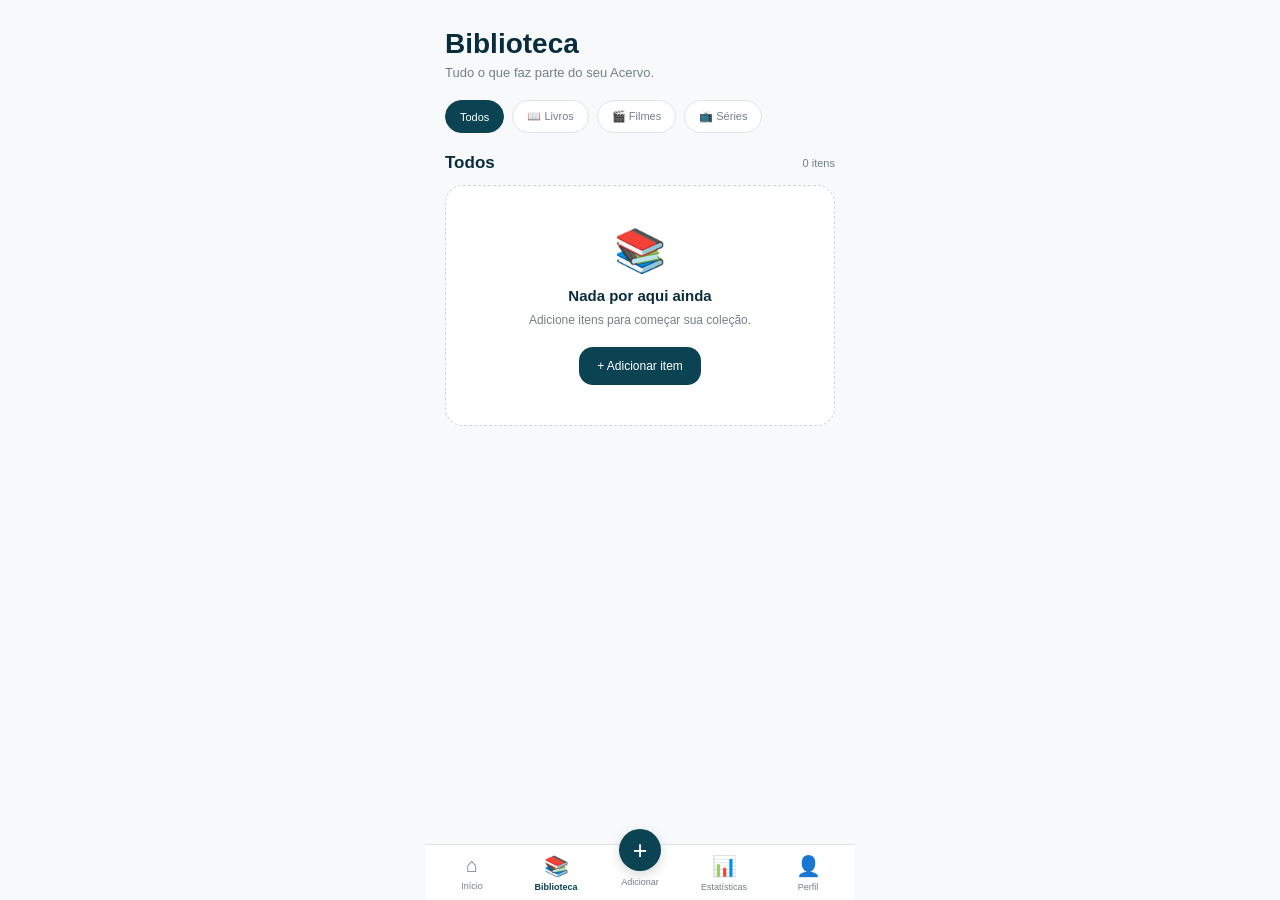
<file: livros.html>
<!DOCTYPE html>
<html lang="pt-BR">

<head>

    <meta charset="UTF-8">

    <meta
        name="viewport"
        content="width=device-width, initial-scale=1.0"
    >

    <title>Biblioteca - Acervo</title>


    <style>

        * {
            box-sizing: border-box;
            margin: 0;
            padding: 0;
        }


        body {
            font-family: Arial, Helvetica, sans-serif;
            background: #f7f9fa;
            color: #092d3d;
        }


        .app {
            max-width: 430px;
            margin: auto;
            min-height: 100vh;
            padding-bottom: 90px;
        }


        /* TOPO */

        .topo {
            padding: 28px 20px 20px;
        }


        .topo h1 {
            font-size: 28px;
            margin-bottom: 5px;
        }


        .topo p {
            font-size: 13px;
            color: #71808a;
        }


        /* FILTROS */

        .filtros {
            display: flex;
            gap: 8px;
            overflow-x: auto;
            padding: 0 20px 20px;
        }


        .filtros::-webkit-scrollbar {
            display: none;
        }


        .filtro {
            border: 1px solid #dce4e8;
            background: white;
            color: #71808a;
            border-radius: 20px;
            padding: 9px 14px;
            font-size: 11px;
            cursor: pointer;
            white-space: nowrap;
        }


        .filtro.ativo {
            background: #0b4353;
            color: white;
            border-color: #0b4353;
        }


        /* CONTADOR */

        .cabecalho-lista {
            display: flex;
            justify-content: space-between;
            align-items: center;
            margin: 0 20px 12px;
        }


        .cabecalho-lista h2 {
            font-size: 17px;
        }


        .contador {
            font-size: 11px;
            color: #71808a;
        }


        /* LISTA */

        .lista {
            margin: 0 20px;
        }


        .item {
            background: white;
            border: 1px solid #dce4e8;
            border-radius: 17px;
            padding: 14px;
            margin-bottom: 10px;
            display: flex;
            gap: 12px;
            align-items: center;
        }


        .item-icone {
            width: 56px;
            height: 56px;
            border-radius: 15px;
            background: #e8f2f0;
            display: flex;
            align-items: center;
            justify-content: center;
            font-size: 27px;
            flex-shrink: 0;
        }


        .item-info {
            flex: 1;
            min-width: 0;
        }


        .item-titulo {
            font-size: 14px;
            font-weight: bold;
            margin-bottom: 4px;
            white-space: nowrap;
            overflow: hidden;
            text-overflow: ellipsis;
        }


        .item-autor {
            font-size: 11px;
            color: #71808a;
            margin-bottom: 7px;
        }


        .detalhes {
            display: flex;
            align-items: center;
            gap: 6px;
            flex-wrap: wrap;
        }


        .tag {
            background: #f1f4f5;
            color: #71808a;
            border-radius: 8px;
            padding: 4px 7px;
            font-size: 9px;
        }


        .estrelas {
            color: #eca72c;
            font-size: 11px;
        }


        .coracao {
            font-size: 13px;
        }


        /* VAZIO */

        .vazio {
            background: white;
            border: 1px dashed #cbd6da;
            border-radius: 18px;
            padding: 40px 20px;
            text-align: center;
        }


        .vazio-icone {
            font-size: 42px;
            margin-bottom: 12px;
        }


        .vazio h3 {
            font-size: 15px;
            margin-bottom: 7px;
        }


        .vazio p {
            color: #71808a;
            font-size: 12px;
            line-height: 1.5;
        }


        .botao-vazio {
            margin-top: 18px;
            border: none;
            background: #0b4353;
            color: white;
            border-radius: 14px;
            padding: 12px 18px;
            font-size: 12px;
            cursor: pointer;
        }


        /* NAVEGAÇÃO */

        .navegacao {
            position: fixed;
            bottom: 0;
            left: 50%;
            transform: translateX(-50%);
            width: 100%;
            max-width: 430px;
            background: white;
            border-top: 1px solid #dce4e8;
            display: grid;
            grid-template-columns: repeat(5, 1fr);
            padding: 9px 5px 8px;
            z-index: 100;
        }


        .nav-item {
            border: none;
            background: transparent;
            color: #71808a;
            cursor: pointer;
            display: flex;
            flex-direction: column;
            align-items: center;
            gap: 4px;
        }


        .nav-item span {
            font-size: 20px;
        }


        .nav-item small {
            font-size: 9px;
        }


        .nav-item.ativo {
            color: #0b4353;
            font-weight: bold;
        }


        /* BOTÃO CENTRAL */

        .nav-item.adicionar span {
            width: 42px;
            height: 42px;
            margin-top: -25px;
            border-radius: 50%;
            background: #0b4353;
            color: white;
            display: flex;
            align-items: center;
            justify-content: center;
            font-size: 25px;
            box-shadow: 0 4px 12px rgba(0,0,0,0.15);
        }


        .nav-item.adicionar small {
            margin-top: 2px;
        }

    </style>

</head>


<body>


<div class="app">


    <!-- TOPO -->

    <header class="topo">

        <h1>
            Biblioteca
        </h1>

        <p>
            Tudo o que faz parte do seu Acervo.
        </p>

    </header>


    <!-- FILTROS -->

    <div class="filtros">

        <button
            class="filtro ativo"
            onclick="filtrar('Todos', this)"
        >
            Todos
        </button>


        <button
            class="filtro"
            onclick="filtrar('Livro', this)"
        >
            📖 Livros
        </button>


        <button
            class="filtro"
            onclick="filtrar('Filme', this)"
        >
            🎬 Filmes
        </button>


        <button
            class="filtro"
            onclick="filtrar('Série', this)"
        >
            📺 Séries
        </button>

    </div>


    <!-- CABEÇALHO -->

    <div class="cabecalho-lista">

        <h2 id="tituloLista">
            Todos
        </h2>

        <span
            class="contador"
            id="contador"
        >
            0 itens
        </span>

    </div>


    <!-- LISTA -->

    <div
        class="lista"
        id="lista"
    ></div>


</div>


<!-- NAVEGAÇÃO -->

<nav class="navegacao">


    <button
        class="nav-item"
        onclick="location.href='index.html'"
    >

        <span>
            ⌂
        </span>

        <small>
            Início
        </small>

    </button>


    <button
        class="nav-item ativo"
        onclick="location.href='biblioteca.html'"
    >

        <span>
            📚
        </span>

        <small>
            Biblioteca
        </small>

    </button>


    <button
        class="nav-item adicionar"
        onclick="location.href='novo.html'"
    >

        <span>
            +
        </span>

        <small>
            Adicionar
        </small>

    </button>


    <button
        class="nav-item"
        onclick="location.href='estatisticas.html'"
    >

        <span>
            📊
        </span>

        <small>
            Estatísticas
        </small>

    </button>


    <button
        class="nav-item"
        onclick="location.href='perfil.html'"
    >

        <span>
            👤
        </span>

        <small>
            Perfil
        </small>

    </button>


</nav>


<script>


let acervo = [];

let filtroAtual = "Todos";


/* CARREGAR ACERVO */

function carregarAcervo() {


    acervo =
        JSON.parse(
            localStorage.getItem("acervo")
        );


    if (!acervo) {

        acervo = [];

    }


    mostrarItens();

}


/* FILTRAR */

function filtrar(tipo, botao) {


    filtroAtual = tipo;


    document
        .querySelectorAll(".filtro")
        .forEach(function(item) {

            item.classList.remove("ativo");

        });


    botao.classList.add("ativo");


    if (tipo === "Todos") {

        document.getElementById(
            "tituloLista"
        ).textContent = "Todos";

    }


    if (tipo === "Livro") {

        document.getElementById(
            "tituloLista"
        ).textContent = "Livros";

    }


    if (tipo === "Filme") {

        document.getElementById(
            "tituloLista"
        ).textContent = "Filmes";

    }


    if (tipo === "Série") {

        document.getElementById(
            "tituloLista"
        ).textContent = "Séries";

    }


    mostrarItens();

}


/* MOSTRAR ITENS */

function mostrarItens() {


    const lista =
        document.getElementById("lista");


    let itens = acervo;


    if (filtroAtual !== "Todos") {

        itens =
            acervo.filter(function(item) {

                return item.tipo === filtroAtual;

            });

    }


    document.getElementById(
        "contador"
    ).textContent =
        itens.length +
        (
            itens.length === 1
            ? " item"
            : " itens"
        );


    /* VAZIO */


    if (itens.length === 0) {


        let texto = "sua coleção";


        if (filtroAtual === "Livro") {

            texto = "seus livros";

        }


        if (filtroAtual === "Filme") {

            texto = "seus filmes";

        }


        if (filtroAtual === "Série") {

            texto = "suas séries";

        }


        lista.innerHTML = `

            <div class="vazio">

                <div class="vazio-icone">
                    📚
                </div>

                <h3>
                    Nada por aqui ainda
                </h3>

                <p>
                    Adicione itens para começar
                    ${texto}.
                </p>

                <button
                    class="botao-vazio"
                    onclick="location.href='novo.html'"
                >
                    + Adicionar item
                </button>

            </div>

        `;


        return;

    }


    lista.innerHTML = "";


    /* MOSTRAR DO MAIS RECENTE */

    itens
        .slice()
        .reverse()
        .forEach(function(item) {


            let icone = "📖";


            if (item.tipo === "Filme") {

                icone = "🎬";

            }


            if (item.tipo === "Série") {

                icone = "📺";

            }


            let estrelas = "";


            if (item.nota > 0) {

                estrelas =
                    "★".repeat(item.nota) +
                    "☆".repeat(
                        5 - item.nota
                    );

            }


            let detalhes = "";


            if (item.genero) {

                detalhes +=
                    `<span class="tag">${item.genero}</span>`;

            }


            if (item.ano) {

                detalhes +=
                    `<span class="tag">${item.ano}</span>`;

            }


            let favorito = "";


            if (item.favorito) {

                favorito =
                    `<span class="coracao">❤️</span>`;

            }


            const div =
                document.createElement("div");


            div.className = "item";


            div.innerHTML = `

                <div class="item-icone">
                    ${icone}
                </div>


                <div class="item-info">

                    <div class="item-titulo">
                        ${item.titulo}
                    </div>


                    <div class="item-autor">
                        ${item.autor || ""}
                    </div>


                    <div class="detalhes">

                        ${detalhes}

                        ${
                            estrelas
                            ? `<span class="estrelas">${estrelas}</span>`
                            : ""
                        }

                        ${favorito}

                    </div>

                </div>

            `;


            lista.appendChild(div);

        });

}


/* INICIAR */

carregarAcervo();


</script>


</body>

</html>
</file>
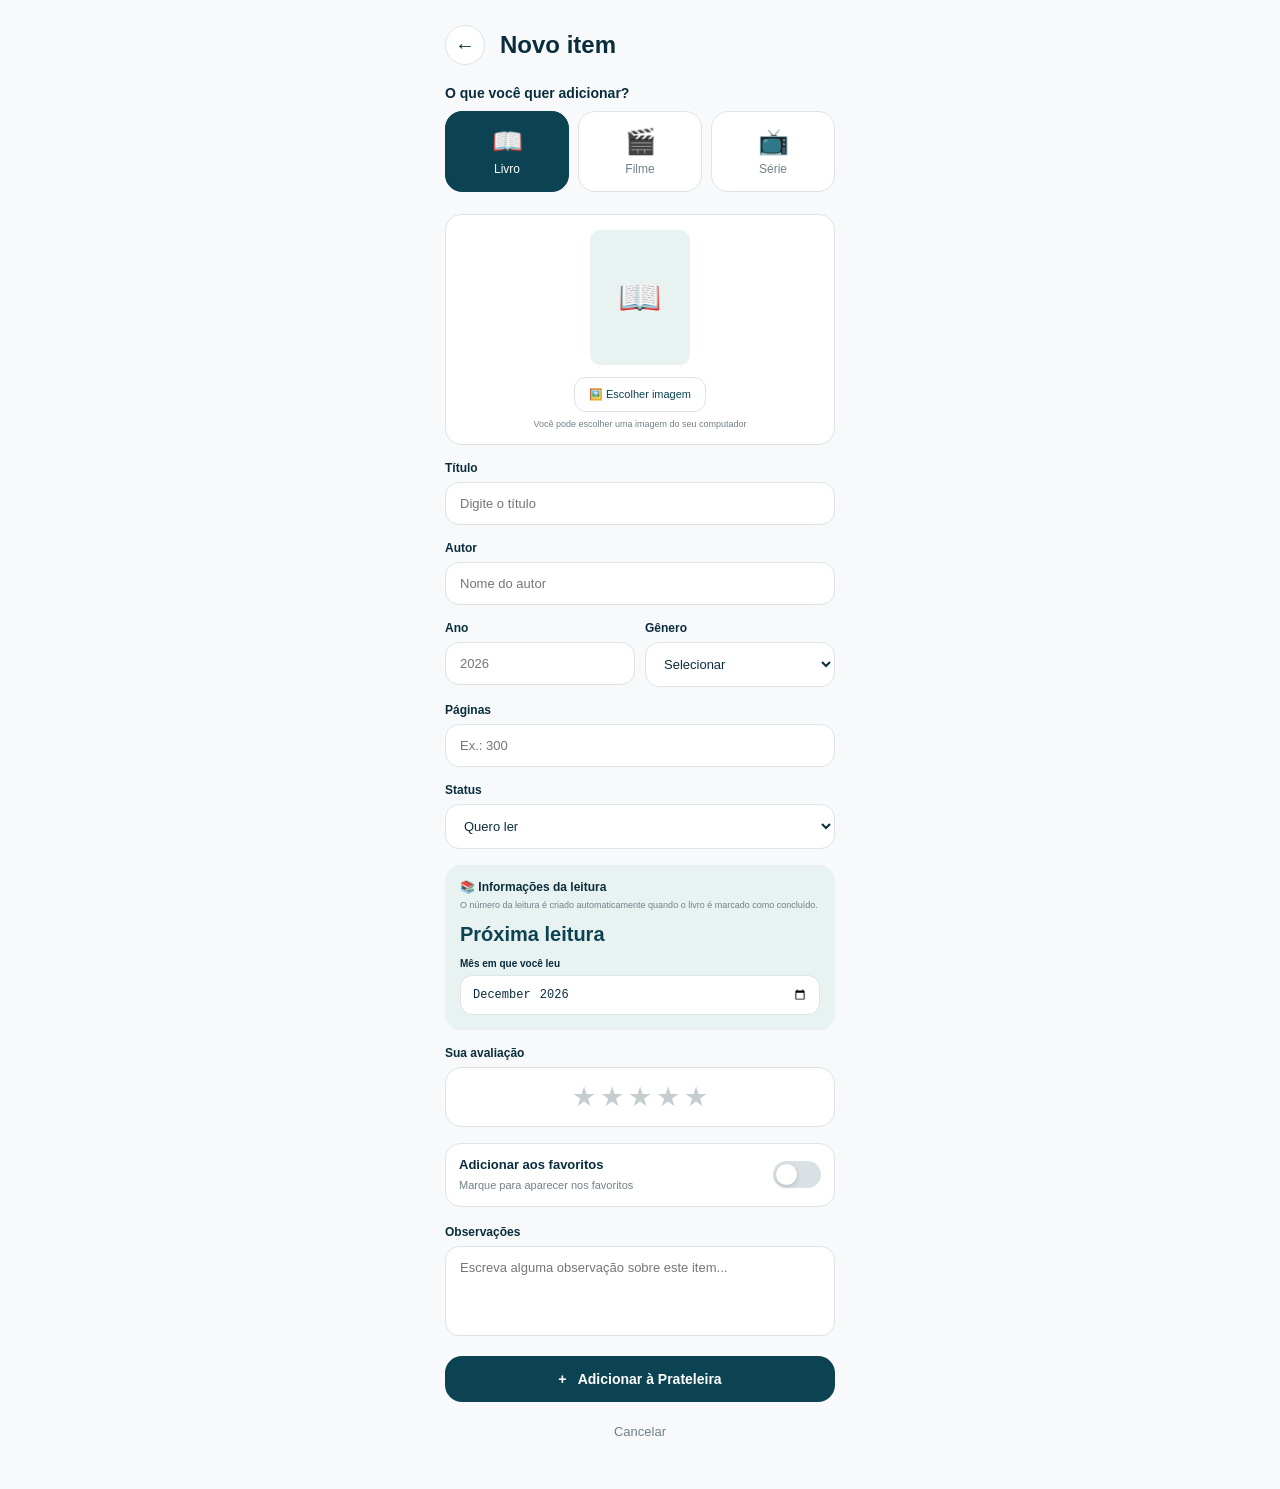
<file: novo.html>
<!DOCTYPE html>
<html lang="pt-BR">

<head>

    <meta charset="UTF-8">

    <meta
        name="viewport"
        content="width=device-width, initial-scale=1.0"
    >

    <title>Novo item - Prateleira</title>

    <style>

        * {
            box-sizing: border-box;
            margin: 0;
            padding: 0;
        }

        body {
            font-family: Arial, Helvetica, sans-serif;
            background: #f7f9fa;
            color: #092d3d;
            transition: background 0.3s, color 0.3s;
        }

        .app {
            max-width: 430px;
            margin: auto;
            min-height: 100vh;
            padding-bottom: 40px;
        }

        /* TOPO */

        .topo {
            display: flex;
            align-items: center;
            gap: 15px;
            padding: 25px 20px 20px;
        }

        .topo-esquerda {
            display: flex;
            align-items: center;
            gap: 15px;
        }

        .voltar {
            width: 40px;
            height: 40px;
            border-radius: 50%;
            border: 1px solid #dce4e8;
            background: white;
            font-size: 20px;
            color: #092d3d;
            cursor: pointer;
        }

        .topo h1 {
            font-size: 24px;
        }

        /* TIPO */

        .titulo-secao {
            font-size: 14px;
            font-weight: bold;
            margin: 0 20px 10px;
        }

        .tipos {
            display: grid;
            grid-template-columns: repeat(3, 1fr);
            gap: 9px;
            margin: 0 20px 22px;
        }

        .tipo {
            background: white;
            border: 1px solid #dce4e8;
            border-radius: 17px;
            padding: 15px 8px;
            text-align: center;
            cursor: pointer;
            color: #71808a;
            font-size: 12px;
        }

        .tipo span {
            display: block;
            font-size: 25px;
            margin-bottom: 6px;
        }

        .tipo.ativo {
            background: #0b4353;
            color: white;
            border-color: #0b4353;
        }

        /* FORMULÁRIO */

        .formulario {
            margin: 0 20px;
        }

        .campo {
            margin-bottom: 16px;
        }

        .campo label {
            display: block;
            font-size: 12px;
            font-weight: bold;
            margin-bottom: 7px;
        }

        .campo input,
        .campo select,
        .campo textarea {
            width: 100%;
            border: 1px solid #dce4e8;
            background: white;
            border-radius: 14px;
            padding: 13px 14px;
            font-size: 13px;
            color: #092d3d;
            outline: none;
            font-family: Arial, Helvetica, sans-serif;
        }

        .campo input:focus,
        .campo select:focus,
        .campo textarea:focus {
            border-color: #0b4353;
        }

        .campo textarea {
            height: 90px;
            resize: none;
        }

        .linha {
            display: grid;
            grid-template-columns: 1fr 1fr;
            gap: 10px;
        }

        /* CAPA */

        .capa-area {
            background: white;
            border: 1px solid #dce4e8;
            border-radius: 16px;
            padding: 15px;
            margin-bottom: 16px;
            text-align: center;
        }

        .capa-preview {
            width: 100px;
            height: 135px;
            margin: 0 auto 12px;
            border-radius: 10px;
            background: #e8f2f0;
            display: flex;
            align-items: center;
            justify-content: center;
            overflow: hidden;
            font-size: 35px;
        }

        .capa-preview img {
            width: 100%;
            height: 100%;
            object-fit: cover;
        }

        .capa-botao {
            border: 1px solid #dce4e8;
            background: white;
            color: #0b4353;
            border-radius: 12px;
            padding: 10px 14px;
            font-size: 11px;
            cursor: pointer;
        }

        .capa-ajuda {
            display: block;
            color: #71808a;
            font-size: 9px;
            margin-top: 7px;
        }

        /* INFORMAÇÕES DA LEITURA */

        .leitura-area {
            background: #e8f2f0;
            border-radius: 16px;
            padding: 15px;
            margin-bottom: 16px;
        }

        .leitura-titulo {
            font-size: 12px;
            font-weight: bold;
            margin-bottom: 5px;
        }

        .leitura-ajuda {
            color: #71808a;
            font-size: 9px;
            line-height: 1.5;
            margin-bottom: 10px;
        }

        .numero-leitura {
            font-size: 20px;
            font-weight: bold;
            color: #0b4353;
            margin-bottom: 12px;
        }

        .mes-label {
            display: block;
            font-size: 10px;
            font-weight: bold;
            margin-bottom: 6px;
        }

        .mes-input {
            width: 100%;
            border: 1px solid #dce4e8;
            background: white;
            border-radius: 12px;
            padding: 11px;
            font-size: 12px;
            color: #092d3d;
        }

        /* AVALIAÇÃO */

        .avaliacao {
            background: white;
            border: 1px solid #dce4e8;
            border-radius: 16px;
            padding: 13px;
            display: flex;
            justify-content: center;
            gap: 4px;
        }

        .estrela {
            border: none;
            background: none;
            font-size: 27px;
            color: #c5cdd1;
            cursor: pointer;
        }

        .estrela.selecionada {
            color: #eca72c;
        }

        /* FAVORITO */

        .favorito {
            background: white;
            border: 1px solid #dce4e8;
            border-radius: 15px;
            padding: 13px;
            display: flex;
            align-items: center;
            justify-content: space-between;
            margin-bottom: 18px;
        }

        .favorito-texto strong {
            display: block;
            font-size: 13px;
            margin-bottom: 3px;
        }

        .favorito-texto span {
            font-size: 11px;
            color: #71808a;
        }

        .switch {
            width: 48px;
            height: 27px;
            background: #d9e1e5;
            border-radius: 20px;
            position: relative;
            cursor: pointer;
        }

        .switch::after {
            content: "";
            position: absolute;
            width: 21px;
            height: 21px;
            background: white;
            border-radius: 50%;
            top: 3px;
            left: 3px;
            transition: 0.2s;
            box-shadow: 0 2px 5px rgba(0,0,0,0.15);
        }

        .switch.ativo {
            background: #0b4353;
        }

        .switch.ativo::after {
            left: 24px;
        }

        /* SALVAR */

        .salvar {
            width: 100%;
            border: none;
            border-radius: 17px;
            padding: 15px;
            background: #0b4353;
            color: white;
            font-size: 14px;
            font-weight: bold;
            cursor: pointer;
            margin-bottom: 12px;
        }

        .cancelar {
            width: 100%;
            border: none;
            background: transparent;
            color: #71808a;
            font-size: 13px;
            cursor: pointer;
            padding: 10px;
        }

        /* MENSAGEM */

        .mensagem {
            display: none;
            background: #e8f2f0;
            color: #0b4353;
            border-radius: 14px;
            padding: 12px;
            margin-bottom: 15px;
            text-align: center;
            font-size: 12px;
        }

        /* MODO ESCURO */

        body.modo-escuro {
            background: #10191d;
            color: #e8eeee;
        }

        body.modo-escuro .voltar,
        body.modo-escuro .tipo,
        body.modo-escuro .campo input,
        body.modo-escuro .campo select,
        body.modo-escuro .campo textarea,
        body.modo-escuro .capa-area,
        body.modo-escuro .avaliacao,
        body.modo-escuro .favorito {
            background: #18262b;
            border-color: #2a3b41;
            color: #e8eeee;
        }

        body.modo-escuro .tipo.ativo {
            background: #0b4353;
            color: white;
            border-color: #0b4353;
        }

        body.modo-escuro .capa-preview {
            background: #24363c;
        }

        body.modo-escuro .capa-botao {
            background: #18262b;
            border-color: #2a3b41;
            color: #7fc1c9;
        }

        body.modo-escuro .capa-ajuda,
        body.modo-escuro .favorito-texto span,
        body.modo-escuro .leitura-ajuda,
        body.modo-escuro .cancelar {
            color: #9eafb5;
        }

        body.modo-escuro .leitura-area {
            background: #182f33;
        }

        body.modo-escuro .numero-leitura {
            color: #7fc1c9;
        }

        body.modo-escuro .mes-input {
            background: #18262b;
            border-color: #2a3b41;
            color: #e8eeee;
        }

        body.modo-escuro .mensagem {
            background: #182f33;
            color: #7fc1c9;
        }

    </style>

</head>

<body>

<div class="app">

    <!-- TOPO -->

    <header class="topo">

        <div class="topo-esquerda">

            <button
                class="voltar"
                type="button"
                onclick="voltar()"
            >
                ←
            </button>

            <h1 id="tituloPagina">
                Novo item
            </h1>

        </div>

    </header>


    <!-- TIPO -->

    <div class="titulo-secao">
        O que você quer adicionar?
    </div>

    <div class="tipos">

        <button
            type="button"
            class="tipo ativo"
            onclick="selecionarTipo('Livro', this)"
        >
            <span>📖</span>
            Livro
        </button>

        <button
            type="button"
            class="tipo"
            onclick="selecionarTipo('Filme', this)"
        >
            <span>🎬</span>
            Filme
        </button>

        <button
            type="button"
            class="tipo"
            onclick="selecionarTipo('Série', this)"
        >
            <span>📺</span>
            Série
        </button>

    </div>


    <!-- FORMULÁRIO -->

    <form
        class="formulario"
        onsubmit="salvarItem(event)"
    >

        <!-- CAPA -->

        <div class="capa-area">

            <div
                class="capa-preview"
                id="capaPreview"
            >
                📖
            </div>

            <input
                type="file"
                id="arquivoCapa"
                accept="image/*"
                hidden
                onchange="carregarCapa(event)"
            >

            <button
                type="button"
                class="capa-botao"
                onclick="document.getElementById('arquivoCapa').click()"
            >
                🖼️ Escolher imagem
            </button>

            <span class="capa-ajuda">
                Você pode escolher uma imagem do seu computador
            </span>

        </div>


        <!-- TÍTULO -->

        <div class="campo">

            <label for="titulo">
                Título
            </label>

            <input
                type="text"
                id="titulo"
                placeholder="Digite o título"
                required
            >

        </div>


        <!-- AUTOR -->

        <div class="campo">

            <label
                for="autor"
                id="labelAutor"
            >
                Autor
            </label>

            <input
                type="text"
                id="autor"
                placeholder="Nome do autor"
                required
            >

        </div>


        <!-- ANO / GÊNERO -->

        <div class="linha">

            <div class="campo">

                <label for="ano">
                    Ano
                </label>

                <input
                    type="number"
                    id="ano"
                    placeholder="2026"
                    min="1800"
                    max="2100"
                >

            </div>

            <div class="campo">

                <label for="genero">
                    Gênero
                </label>

                <select id="genero">

                    <option value="">
                        Selecionar
                    </option>

                    <option value="Romance">
                        Romance
                    </option>

                    <option value="Drama">
                        Drama
                    </option>

                    <option value="Comédia">
                        Comédia
                    </option>

                    <option value="Ação">
                        Ação
                    </option>

                    <option value="Terror">
                        Terror
                    </option>

                    <option value="Suspense">
                        Suspense
                    </option>

                    <option value="Fantasia">
                        Fantasia
                    </option>

                    <option value="Ficção científica">
                        Ficção científica
                    </option>

                    <option value="Biografia">
                        Biografia
                    </option>

                    <option value="Outro">
                        Outro
                    </option>

                </select>

            </div>

        </div>


        <!-- QUANTIDADE -->

        <div class="campo">

            <label
                for="quantidade"
                id="labelQuantidade"
            >
                Páginas
            </label>

            <input
                type="number"
                id="quantidade"
                placeholder="Ex.: 300"
                min="0"
            >

        </div>


        <!-- STATUS -->

        <div class="campo">

            <label for="status">
                Status
            </label>

            <select
                id="status"
                onchange="atualizarNumeroLeitura()"
            >

                <option value="quero">
                    Quero ler
                </option>

                <option value="andamento">
                    Em andamento
                </option>

                <option value="concluido">
                    Concluído
                </option>

            </select>

        </div>


        <!-- INFORMAÇÕES DA LEITURA -->

        <div
            class="leitura-area"
            id="leituraArea"
        >

            <div class="leitura-titulo">
                📚 Informações da leitura
            </div>

            <div class="leitura-ajuda">
                O número da leitura é criado automaticamente
                quando o livro é marcado como concluído.
            </div>

            <div
                class="numero-leitura"
                id="numeroLeitura"
            >
                Próxima leitura
            </div>

            <label
                class="mes-label"
                for="mesLeitura"
            >
                Mês em que você leu
            </label>

            <input
                type="month"
                id="mesLeitura"
                class="mes-input"
            >

        </div>


        <!-- AVALIAÇÃO -->

        <div class="campo">

            <label>
                Sua avaliação
            </label>

            <div class="avaliacao">

                <button
                    type="button"
                    class="estrela"
                    onclick="avaliar(1)"
                >
                    ★
                </button>

                <button
                    type="button"
                    class="estrela"
                    onclick="avaliar(2)"
                >
                    ★
                </button>

                <button
                    type="button"
                    class="estrela"
                    onclick="avaliar(3)"
                >
                    ★
                </button>

                <button
                    type="button"
                    class="estrela"
                    onclick="avaliar(4)"
                >
                    ★
                </button>

                <button
                    type="button"
                    class="estrela"
                    onclick="avaliar(5)"
                >
                    ★
                </button>

            </div>

        </div>


        <!-- FAVORITO -->

        <div class="favorito">

            <div class="favorito-texto">

                <strong>
                    Adicionar aos favoritos
                </strong>

                <span>
                    Marque para aparecer nos favoritos
                </span>

            </div>

            <div
                class="switch"
                id="switchFavorito"
                onclick="alternarFavorito()"
            ></div>

        </div>


        <!-- OBSERVAÇÕES -->

        <div class="campo">

            <label for="observacoes">
                Observações
            </label>

            <textarea
                id="observacoes"
                placeholder="Escreva alguma observação sobre este item..."
            ></textarea>

        </div>


        <!-- MENSAGEM -->

        <div
            class="mensagem"
            id="mensagem"
        ></div>


        <!-- SALVAR -->

        <button
            type="submit"
            class="salvar"
            id="botaoSalvar"
        >
            + &nbsp; Adicionar à Prateleira
        </button>

        <button
            type="button"
            class="cancelar"
            onclick="voltar()"
        >
            Cancelar
        </button>

    </form>

</div>


<script>

/* =========================
   VARIÁVEIS
========================= */

let tipoSelecionado = "Livro";

let notaSelecionada = 0;

let favoritoSelecionado = false;

let capaSelecionada = "";

let acervo = [];

try {

    acervo =
        JSON.parse(
            localStorage.getItem("acervo")
        ) || [];

} catch (erro) {

    acervo = [];

}

let indiceEditando =
    localStorage.getItem("itemEditando");

let modoEdicao =
    indiceEditando !== null;

let itemEditando =
    modoEdicao
        ? acervo[Number(indiceEditando)]
        : null;


/* =========================
   MODO GLOBAL
========================= */

function aplicarModo() {

    const modo =
        localStorage.getItem(
            "modoPrateleira"
        ) || "claro";

    if (modo === "escuro") {

        document.body.classList.add(
            "modo-escuro"
        );

    } else {

        document.body.classList.remove(
            "modo-escuro"
        );

    }
}


/* =========================
   MÊS ATUAL
========================= */

function obterMesAtual() {

    const agora = new Date();

    const ano =
        agora.getFullYear();

    const mes =
        String(
            agora.getMonth() + 1
        ).padStart(2, "0");

    return ano + "-" + mes;
}


/* =========================
   NÚMERO DA LEITURA
========================= */

function descobrirNumeroLeitura() {

    const numeros =
        acervo
            .filter(function(item) {

                return (
                    item.tipo === "Livro" &&
                    item.leituraNumero !== undefined &&
                    item.leituraNumero !== null
                );

            })
            .map(function(item) {

                return Number(
                    item.leituraNumero
                );

            })
            .filter(function(numero) {

                return !isNaN(numero);

            });

    if (numeros.length === 0) {

        return 1;

    }

    return Math.max.apply(
        null,
        numeros
    ) + 1;
}


/* =========================
   ATUALIZAR NÚMERO
========================= */

function atualizarNumeroLeitura() {

    const numeroElemento =
        document.getElementById(
            "numeroLeitura"
        );

    const status =
        document.getElementById(
            "status"
        ).value;

    if (tipoSelecionado !== "Livro") {

        return;

    }

    if (
        modoEdicao &&
        itemEditando &&
        itemEditando.leituraNumero
    ) {

        numeroElemento.textContent =
            "Leitura #" +
            itemEditando.leituraNumero;

        return;

    }

    if (status === "concluido") {

        numeroElemento.textContent =
            "Leitura #" +
            descobrirNumeroLeitura();

    } else {

        numeroElemento.textContent =
            "Próxima leitura";

    }
}


/* =========================
   TIPO
========================= */

function selecionarTipo(tipo, botao) {

    tipoSelecionado = tipo;

    document
        .querySelectorAll(".tipo")
        .forEach(function(item) {

            item.classList.remove(
                "ativo"
            );

        });

    botao.classList.add("ativo");

    const labelAutor =
        document.getElementById(
            "labelAutor"
        );

    const campoAutor =
        document.getElementById(
            "autor"
        );

    const labelQuantidade =
        document.getElementById(
            "labelQuantidade"
        );

    const campoQuantidade =
        document.getElementById(
            "quantidade"
        );

    const leituraArea =
        document.getElementById(
            "leituraArea"
        );

    if (tipo === "Livro") {

        labelAutor.textContent =
            "Autor";

        campoAutor.placeholder =
            "Nome do autor";

        labelQuantidade.textContent =
            "Páginas";

        campoQuantidade.placeholder =
            "Ex.: 300";

        leituraArea.style.display =
            "block";

        atualizarNumeroLeitura();

    } else if (tipo === "Filme") {

        labelAutor.textContent =
            "Diretor";

        campoAutor.placeholder =
            "Nome do diretor";

        labelQuantidade.textContent =
            "Duração (min)";

        campoQuantidade.placeholder =
            "Ex.: 120";

        leituraArea.style.display =
            "none";

    } else {

        labelAutor.textContent =
            "Criador";

        campoAutor.placeholder =
            "Nome do criador";

        labelQuantidade.textContent =
            "Episódios";

        campoQuantidade.placeholder =
            "Ex.: 10";

        leituraArea.style.display =
            "none";

    }

    atualizarIconeCapa();
}


/* =========================
   CAPA
========================= */

function carregarCapa(event) {

    const arquivo =
        event.target.files[0];

    if (!arquivo) {

        return;

    }

    const leitor =
        new FileReader();

    leitor.onload =
        function(e) {

            capaSelecionada =
                e.target.result;

            const preview =
                document.getElementById(
                    "capaPreview"
                );

            preview.innerHTML = "";

            const imagem =
                document.createElement(
                    "img"
                );

            imagem.src =
                capaSelecionada;

            imagem.alt =
                "Capa";

            preview.appendChild(
                imagem
            );

        };

    leitor.readAsDataURL(
        arquivo
    );
}


/* =========================
   ÍCONE DA CAPA
========================= */

function atualizarIconeCapa() {

    if (capaSelecionada) {

        return;

    }

    let icone = "📖";

    if (tipoSelecionado === "Filme") {

        icone = "🎬";

    }

    if (tipoSelecionado === "Série") {

        icone = "📺";

    }

    document.getElementById(
        "capaPreview"
    ).textContent = icone;
}


/* =========================
   AVALIAÇÃO
========================= */

function avaliar(nota) {

    notaSelecionada = nota;

    const estrelas =
        document.querySelectorAll(
            ".estrela"
        );

    estrelas.forEach(
        function(estrela, indice) {

            if (indice < nota) {

                estrela.classList.add(
                    "selecionada"
                );

            } else {

                estrela.classList.remove(
                    "selecionada"
                );

            }

        }
    );
}


/* =========================
   FAVORITO
========================= */

function alternarFavorito() {

    favoritoSelecionado =
        !favoritoSelecionado;

    const botao =
        document.getElementById(
            "switchFavorito"
        );

    botao.classList.toggle(
        "ativo",
        favoritoSelecionado
    );
}


/* =========================
   FORMATAR MÊS
========================= */

function formatarMes(valor) {

    if (!valor) {

        return "";

    }

    const partes =
        valor.split("-");

    const ano =
        partes[0];

    const mes =
        Number(partes[1]);

    const nomesMeses = [
        "Janeiro",
        "Fevereiro",
        "Março",
        "Abril",
        "Maio",
        "Junho",
        "Julho",
        "Agosto",
        "Setembro",
        "Outubro",
        "Novembro",
        "Dezembro"
    ];

    if (
        !mes ||
        mes < 1 ||
        mes > 12
    ) {

        return "";

    }

    return (
        nomesMeses[mes - 1] +
        "/" +
        ano
    );
}


/* =========================
   CONVERTER MÊS SALVO
========================= */

function converterMesParaInput(valor) {

    if (!valor) {

        return "";

    }

    if (
        valor.indexOf("-") !== -1
    ) {

        return valor;

    }

    const partes =
        valor.split("/");

    if (partes.length !== 2) {

        return "";

    }

    const nomesMeses = [
        "Janeiro",
        "Fevereiro",
        "Março",
        "Abril",
        "Maio",
        "Junho",
        "Julho",
        "Agosto",
        "Setembro",
        "Outubro",
        "Novembro",
        "Dezembro"
    ];

    const indice =
        nomesMeses.indexOf(
            partes[0]
        );

    if (indice === -1) {

        return "";

    }

    return (
        partes[1] +
        "-" +
        String(
            indice + 1
        ).padStart(2, "0")
    );
}


/* =========================
   SALVAR
========================= */

function salvarItem(event) {

    event.preventDefault();

    const titulo =
        document.getElementById(
            "titulo"
        ).value.trim();

    const autor =
        document.getElementById(
            "autor"
        ).value.trim();

    const ano =
        document.getElementById(
            "ano"
        ).value;

    const genero =
        document.getElementById(
            "genero"
        ).value;

    const quantidade =
        document.getElementById(
            "quantidade"
        ).value;

    const status =
        document.getElementById(
            "status"
        ).value;

    const observacoes =
        document.getElementById(
            "observacoes"
        ).value.trim();

    const mesLeitura =
        document.getElementById(
            "mesLeitura"
        ).value;


    /* =========================
       CRIAR ITEM
    ========================= */

    const item = {

        titulo: titulo,

        tipo: tipoSelecionado,

        autor: autor,

        ano: ano,

        genero: genero,

        quantidade: quantidade,

        status: status,

        nota: notaSelecionada,

        favorito: favoritoSelecionado,

        observacoes: observacoes,

        capa: capaSelecionada

    };


    /* =========================
       LIVROS
    ========================= */

    if (
        tipoSelecionado === "Livro"
    ) {

        if (
            status === "concluido"
        ) {

            if (
                modoEdicao &&
                itemEditando &&
                itemEditando.leituraNumero
            ) {

                item.leituraNumero =
                    itemEditando.leituraNumero;

            } else {

                item.leituraNumero =
                    descobrirNumeroLeitura();

            }

            item.mesLeitura =
                formatarMes(
                    mesLeitura ||
                    obterMesAtual()
                );

        } else {

            delete item.leituraNumero;

            delete item.mesLeitura;

        }

    }


    /* =========================
       EDITANDO
    ========================= */

    if (
        modoEdicao &&
        indiceEditando !== null &&
        acervo[Number(indiceEditando)]
    ) {

        acervo[
            Number(indiceEditando)
        ] = item;

        localStorage.setItem(
            "acervo",
            JSON.stringify(acervo)
        );

        localStorage.removeItem(
            "itemEditando"
        );

        mostrarMensagem(
            "Item atualizado com sucesso! ✨"
        );

        setTimeout(
            function() {

                localStorage.setItem(
                    "itemSelecionado",
                    Number(indiceEditando)
                );

                location.href =
                    "detalhes.html";

            },
            1000
        );

        return;

    }


    /* =========================
       NOVO ITEM
    ========================= */

    acervo.push(item);

    localStorage.setItem(
        "acervo",
        JSON.stringify(acervo)
    );


    let mensagem = "";


    if (
        tipoSelecionado === "Livro" &&
        status === "concluido"
    ) {

        mensagem =
            "Leitura #" +
            item.leituraNumero +
            " adicionada à Prateleira! 📚❤️";

    } else {

        mensagem =
            "\"" +
            titulo +
            "\" foi adicionado à Prateleira! ✨";

    }


    mostrarMensagem(
        mensagem
    );


    /* =========================
       LIMPAR FORMULÁRIO
    ========================= */

    document
        .querySelector(".formulario")
        .reset();

    tipoSelecionado = "Livro";

    notaSelecionada = 0;

    favoritoSelecionado = false;

    capaSelecionada = "";


    document
        .querySelectorAll(".tipo")
        .forEach(function(item) {

            item.classList.remove(
                "ativo"
            );

        });


    document
        .querySelector(".tipo")
        .classList.add(
            "ativo"
        );


    document
        .querySelectorAll(".estrela")
        .forEach(function(estrela) {

            estrela.classList.remove(
                "selecionada"
            );

        });


    document.getElementById(
        "switchFavorito"
    ).classList.remove(
        "ativo"
    );


    document.getElementById(
        "leituraArea"
    ).style.display =
        "block";


    document.getElementById(
        "mesLeitura"
    ).value =
        obterMesAtual();


    atualizarNumeroLeitura();

    atualizarIconeCapa();

}


/* =========================
   MENSAGEM
========================= */

function mostrarMensagem(texto) {

    const mensagem =
        document.getElementById(
            "mensagem"
        );

    mensagem.textContent =
        texto;

    mensagem.style.display =
        "block";

    window.scrollTo({

        top: document.body.scrollHeight,

        behavior: "smooth"

    });

}


/* =========================
   VOLTAR
========================= */

function voltar() {

    if (modoEdicao) {

        localStorage.removeItem(
            "itemEditando"
        );

    }

    history.back();

}


/* =========================
   PREENCHER EDIÇÃO
========================= */

function carregarEdicao() {

    if (
        !modoEdicao ||
        !itemEditando
    ) {

        document.getElementById(
            "mesLeitura"
        ).value =
            obterMesAtual();

        atualizarNumeroLeitura();

        return;

    }


    document.getElementById(
        "tituloPagina"
    ).textContent =
        "Editar item";


    document.getElementById(
        "botaoSalvar"
    ).textContent =
        "✓  Salvar alterações";


    tipoSelecionado =
        itemEditando.tipo ||
        "Livro";


    /* TIPO */

    document
        .querySelectorAll(".tipo")
        .forEach(function(botao) {

            botao.classList.remove(
                "ativo"
            );

            const texto =
                botao.textContent.trim();

            if (
                texto.includes(
                    tipoSelecionado
                )
            ) {

                botao.classList.add(
                    "ativo"
                );

            }

        });


    /* CAMPOS */

    document.getElementById(
        "titulo"
    ).value =
        itemEditando.titulo || "";


    document.getElementById(
        "autor"
    ).value =
        itemEditando.autor || "";


    document.getElementById(
        "ano"
    ).value =
        itemEditando.ano || "";


    document.getElementById(
        "genero"
    ).value =
        itemEditando.genero || "";


    document.getElementById(
        "quantidade"
    ).value =
        itemEditando.quantidade || "";


    document.getElementById(
        "status"
    ).value =
        itemEditando.status || "quero";


    document.getElementById(
        "observacoes"
    ).value =
        itemEditando.observacoes || "";


    /* MÊS DA LEITURA */

    if (
        tipoSelecionado === "Livro"
    ) {

        document.getElementById(
            "mesLeitura"
        ).value =
            converterMesParaInput(
                itemEditando.mesLeitura
            );

        if (
            !document.getElementById(
                "mesLeitura"
            ).value
        ) {

            document.getElementById(
                "mesLeitura"
            ).value =
                obterMesAtual();

        }

    }


    /* NOTA */

    notaSelecionada =
        Number(
            itemEditando.nota
        ) || 0;

    if (
        notaSelecionada > 0
    ) {

        avaliar(
            notaSelecionada
        );

    }


    /* FAVORITO */

    favoritoSelecionado =
        itemEditando.favorito === true;

    document.getElementById(
        "switchFavorito"
    ).classList.toggle(
        "ativo",
        favoritoSelecionado
    );


    /* CAPA */

    if (
        itemEditando.capa
    ) {

        capaSelecionada =
            itemEditando.capa;

        const preview =
            document.getElementById(
                "capaPreview"
            );

        preview.innerHTML = "";

        const imagem =
            document.createElement(
                "img"
            );

        imagem.src =
            capaSelecionada;

        imagem.alt =
            "Capa";

        preview.appendChild(
            imagem
        );

    }


    /* ATUALIZAR TIPO */

    const botaoTipo =
        document.querySelector(
            ".tipo.ativo"
        );

    selecionarTipo(
        tipoSelecionado,
        botaoTipo
    );

    atualizarNumeroLeitura();

}


/* =========================
   INICIAR
========================= */

aplicarModo();

carregarEdicao();

</script>

</body>

</html>
</file>
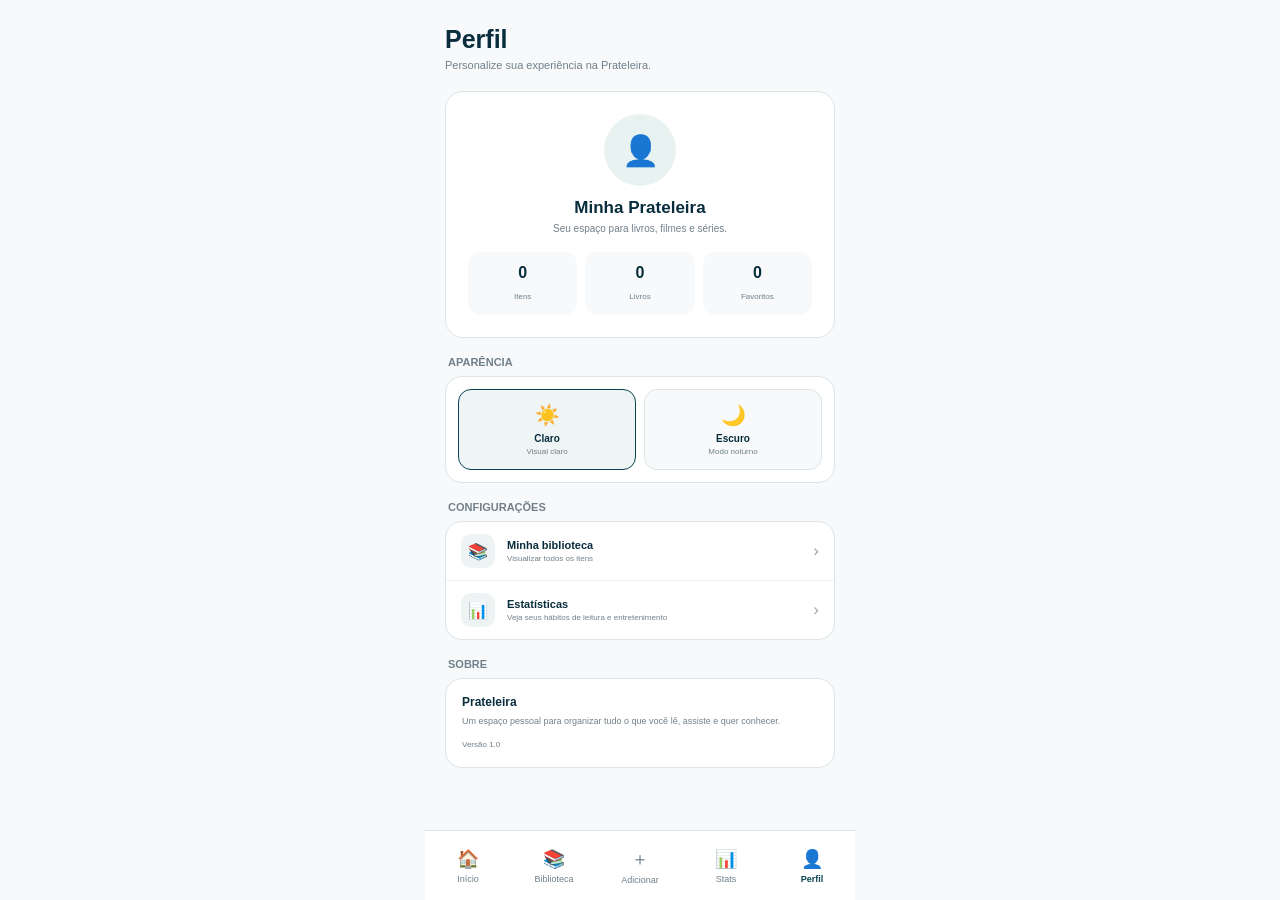
<file: perfil.html>
<!DOCTYPE html>
<html lang="pt-BR">

<head>

    <meta charset="UTF-8">

    <meta
        name="viewport"
        content="width=device-width, initial-scale=1.0"
    >

    <title>Perfil - Prateleira</title>


    <style>

        * {
            box-sizing: border-box;
            margin: 0;
            padding: 0;
        }


        body {
            font-family: Arial, Helvetica, sans-serif;
            background: #f7f9fa;
            color: #092d3d;
            transition: background 0.2s, color 0.2s;
        }


        .app {
            max-width: 430px;
            margin: auto;
            min-height: 100vh;
            padding-bottom: 90px;
        }


        /* =========================
           TOPO
        ========================= */

        .topo {
            padding: 25px 20px 20px;
        }


        .topo h1 {
            font-size: 25px;
            margin-bottom: 5px;
        }


        .subtitulo {
            color: #71808a;
            font-size: 11px;
        }


        /* =========================
           PERFIL
        ========================= */

        .perfil {
            margin: 0 20px 18px;
            background: white;
            border: 1px solid #dce4e8;
            border-radius: 18px;
            padding: 22px;
            text-align: center;
        }


        .avatar {
            width: 72px;
            height: 72px;
            margin: 0 auto 12px;
            border-radius: 50%;
            background: #e8f2f0;
            display: flex;
            align-items: center;
            justify-content: center;
            font-size: 30px;
        }


        .perfil h2 {
            font-size: 17px;
            margin-bottom: 5px;
        }


        .perfil p {
            color: #71808a;
            font-size: 10px;
        }


        /* =========================
           ESTATÍSTICAS
        ========================= */

        .estatisticas {
            display: grid;
            grid-template-columns: repeat(3, 1fr);
            gap: 8px;
            margin-top: 18px;
        }


        .estatistica {
            background: #f7f9fa;
            border-radius: 12px;
            padding: 12px 5px;
        }


        .estatistica strong {
            display: block;
            font-size: 16px;
            margin-bottom: 3px;
        }


        .estatistica span {
            color: #71808a;
            font-size: 8px;
        }


        /* =========================
           SEÇÕES
        ========================= */

        .secao {
            margin: 0 20px 18px;
        }


        .titulo-secao {
            font-size: 11px;
            font-weight: bold;
            color: #71808a;
            text-transform: uppercase;
            margin-bottom: 8px;
            padding-left: 3px;
        }


        .caixa {
            background: white;
            border: 1px solid #dce4e8;
            border-radius: 17px;
            overflow: hidden;
        }


        /* =========================
           OPÇÕES
        ========================= */

        .opcao {
            width: 100%;
            min-height: 58px;
            border: none;
            border-bottom: 1px solid #edf1f2;
            background: transparent;
            display: flex;
            align-items: center;
            justify-content: space-between;
            padding: 12px 15px;
            color: #092d3d;
            cursor: pointer;
            text-align: left;
        }


        .opcao:last-child {
            border-bottom: none;
        }


        .opcao-esquerda {
            display: flex;
            align-items: center;
            gap: 12px;
        }


        .icone-opcao {
            width: 34px;
            height: 34px;
            border-radius: 10px;
            background: #eef3f4;
            display: flex;
            align-items: center;
            justify-content: center;
            font-size: 16px;
            flex-shrink: 0;
        }


        .opcao-texto strong {
            display: block;
            font-size: 11px;
            margin-bottom: 3px;
        }


        .opcao-texto span {
            display: block;
            color: #71808a;
            font-size: 8px;
        }


        .seta {
            color: #9aa8ad;
            font-size: 17px;
        }


        /* =========================
           TEMA
        ========================= */

        .tema-opcoes {
            display: grid;
            grid-template-columns: 1fr 1fr;
            gap: 8px;
            padding: 12px;
        }


        .tema {
            border: 1px solid #dce4e8;
            background: #f7f9fa;
            border-radius: 13px;
            padding: 13px 10px;
            cursor: pointer;
            text-align: center;
            color: #092d3d;
        }


        .tema span {
            display: block;
            font-size: 20px;
            margin-bottom: 6px;
        }


        .tema strong {
            display: block;
            font-size: 10px;
        }


        .tema small {
            display: block;
            color: #71808a;
            font-size: 8px;
            margin-top: 3px;
        }


        .tema.ativo {
            border-color: #0b4353;
            background: #eef5f4;
        }


        /* =========================
           SOBRE
        ========================= */

        .sobre {
            padding: 16px;
        }


        .sobre strong {
            display: block;
            font-size: 12px;
            margin-bottom: 6px;
        }


        .sobre p {
            color: #71808a;
            font-size: 9px;
            line-height: 1.5;
        }


        .versao {
            margin-top: 10px;
            font-size: 8px !important;
        }


        /* =========================
           MENU INFERIOR
        ========================= */

        .menu {
            position: fixed;
            bottom: 0;
            left: 50%;
            transform: translateX(-50%);
            width: min(430px, 100%);
            height: 70px;
            background: white;
            border-top: 1px solid #dce4e8;
            display: grid;
            grid-template-columns: repeat(5, 1fr);
            z-index: 10;
        }


        .menu button {
            border: none;
            background: transparent;
            color: #71808a;
            font-size: 9px;
            cursor: pointer;
        }


        .menu button span {
            display: block;
            font-size: 18px;
            margin-bottom: 4px;
        }


        .menu button.ativo {
            color: #0b4353;
            font-weight: bold;
        }


        /* =========================
           MODO ESCURO
        ========================= */

        body.modo-escuro {
            background: #10191d;
            color: #e8f0f2;
        }


        body.modo-escuro .contador,
        body.modo-escuro .subtitulo,
        body.modo-escuro .perfil p,
        body.modo-escuro .titulo-secao,
        body.modo-escuro .opcao-texto span,
        body.modo-escuro .sobre p,
        body.modo-escuro .tema small {
            color: #9eafb4;
        }


        body.modo-escuro .perfil,
        body.modo-escuro .caixa {
            background: #18262b;
            border-color: #304249;
        }


        body.modo-escuro .avatar {
            background: #203338;
        }


        body.modo-escuro .estatistica {
            background: #203338;
        }


        body.modo-escuro .opcao {
            color: #e8f0f2;
            border-color: #2b3b40;
        }


        body.modo-escuro .icone-opcao {
            background: #25363b;
        }


        body.modo-escuro .tema {
            background: #203338;
            border-color: #304249;
            color: #e8f0f2;
        }


        body.modo-escuro .tema.ativo {
            background: #294047;
            border-color: #76aeb8;
        }


        body.modo-escuro .menu {
            background: #18262b;
            border-color: #304249;
        }


        body.modo-escuro .menu button.ativo {
            color: #8fc0ca;
        }


        /* =========================
           RESPONSIVO
        ========================= */

        @media (max-width: 350px) {

            .perfil {
                padding: 18px;
            }

        }

    </style>

</head>


<body>


<div class="app">


    <!-- TOPO -->

    <header class="topo">

        <h1>
            Perfil
        </h1>

        <div class="subtitulo">
            Personalize sua experiência na Prateleira.
        </div>

    </header>


    <!-- PERFIL -->

    <section class="perfil">

        <div class="avatar">
            👤
        </div>


        <h2>
            Minha Prateleira
        </h2>


        <p>
            Seu espaço para livros, filmes e séries.
        </p>


        <div class="estatisticas">


            <div class="estatistica">

                <strong id="totalItens">
                    0
                </strong>

                <span>
                    Itens
                </span>

            </div>


            <div class="estatistica">

                <strong id="totalLivros">
                    0
                </strong>

                <span>
                    Livros
                </span>

            </div>


            <div class="estatistica">

                <strong id="totalFavoritos">
                    0
                </strong>

                <span>
                    Favoritos
                </span>

            </div>


        </div>

    </section>


    <!-- APARÊNCIA -->

    <section class="secao">

        <div class="titulo-secao">
            Aparência
        </div>


        <div class="caixa">


            <div class="tema-opcoes">


                <button
                    class="tema"
                    id="temaClaro"
                    onclick="selecionarTema('claro')"
                >

                    <span>
                        ☀️
                    </span>

                    <strong>
                        Claro
                    </strong>

                    <small>
                        Visual claro
                    </small>

                </button>


                <button
                    class="tema"
                    id="temaEscuro"
                    onclick="selecionarTema('escuro')"
                >

                    <span>
                        🌙
                    </span>

                    <strong>
                        Escuro
                    </strong>

                    <small>
                        Modo noturno
                    </small>

                </button>


            </div>


        </div>

    </section>


    <!-- CONFIGURAÇÕES -->

    <section class="secao">

        <div class="titulo-secao">
            Configurações
        </div>


        <div class="caixa">


            <button
                class="opcao"
                onclick="abrirBiblioteca()"
            >

                <div class="opcao-esquerda">

                    <div class="icone-opcao">
                        📚
                    </div>

                    <div class="opcao-texto">

                        <strong>
                            Minha biblioteca
                        </strong>

                        <span>
                            Visualizar todos os itens
                        </span>

                    </div>

                </div>


                <div class="seta">
                    ›
                </div>

            </button>


            <button
                class="opcao"
                onclick="abrirEstatisticas()"
            >

                <div class="opcao-esquerda">

                    <div class="icone-opcao">
                        📊
                    </div>

                    <div class="opcao-texto">

                        <strong>
                            Estatísticas
                        </strong>

                        <span>
                            Veja seus hábitos de leitura e entretenimento
                        </span>

                    </div>

                </div>


                <div class="seta">
                    ›
                </div>

            </button>


        </div>

    </section>


    <!-- SOBRE -->

    <section class="secao">

        <div class="titulo-secao">
            Sobre
        </div>


        <div class="caixa sobre">

            <strong>
                Prateleira
            </strong>


            <p>
                Um espaço pessoal para organizar
                tudo o que você lê, assiste e quer conhecer.
            </p>


            <p class="versao">
                Versão 1.0
            </p>

        </div>

    </section>


</div>


<!-- MENU -->

<nav class="menu">


    <button
        onclick="location.href='index.html'"
    >

        <span>
            🏠
        </span>

        Início

    </button>


    <button
        onclick="location.href='biblioteca.html'"
    >

        <span>
            📚
        </span>

        Biblioteca

    </button>


    <button
        onclick="location.href='novo.html'"
    >

        <span>
            ＋
        </span>

        Adicionar

    </button>


    <button
        onclick="location.href='estatisticas.html'"
    >

        <span>
            📊
        </span>

        Stats

    </button>


    <button
        class="ativo"
        onclick="location.href='perfil.html'"
    >

        <span>
            👤
        </span>

        Perfil

    </button>


</nav>


<script>


/* =========================
   TEMA GLOBAL
========================= */


function aplicarModo() {


    const modo =
        localStorage.getItem(
            "modoPrateleira"
        ) || "claro";


    if (
        modo === "escuro"
    ) {

        document.body.classList.add(
            "modo-escuro"
        );

    } else {

        document.body.classList.remove(
            "modo-escuro"
        );

    }


    atualizarBotoesTema();

}


/* =========================
   SELECIONAR TEMA
========================= */


function selecionarTema(
    modo
) {


    localStorage.setItem(
        "modoPrateleira",
        modo
    );


    aplicarModo();

}


/* =========================
   BOTÕES DO TEMA
========================= */


function atualizarBotoesTema() {


    const modo =
        localStorage.getItem(
            "modoPrateleira"
        ) || "claro";


    const claro =
        document.getElementById(
            "temaClaro"
        );


    const escuro =
        document.getElementById(
            "temaEscuro"
        );


    claro.classList.remove(
        "ativo"
    );


    escuro.classList.remove(
        "ativo"
    );


    if (
        modo === "escuro"
    ) {

        escuro.classList.add(
            "ativo"
        );

    } else {

        claro.classList.add(
            "ativo"
        );

    }

}


/* =========================
   ESTATÍSTICAS DO PERFIL
========================= */


function carregarEstatisticas() {


    let acervo = [];


    try {

        acervo =
            JSON.parse(
                localStorage.getItem(
                    "acervo"
                )
            ) || [];

    } catch (erro) {

        acervo = [];

    }


    const livros =
        acervo.filter(
            function(item) {

                return item.tipo === "Livro";

            }
        );


    const favoritos =
        acervo.filter(
            function(item) {

                return item.favorito === true;

            }
        );


    document.getElementById(
        "totalItens"
    ).textContent =
        acervo.length;


    document.getElementById(
        "totalLivros"
    ).textContent =
        livros.length;


    document.getElementById(
        "totalFavoritos"
    ).textContent =
        favoritos.length;

}


/* =========================
   NAVEGAÇÃO
========================= */


function abrirBiblioteca() {

    location.href =
        "biblioteca.html";

}


function abrirEstatisticas() {

    location.href =
        "estatisticas.html";

}


/* =========================
   INICIAR
========================= */


aplicarModo();

carregarEstatisticas();


</script>


</body>

</html>
</file>
